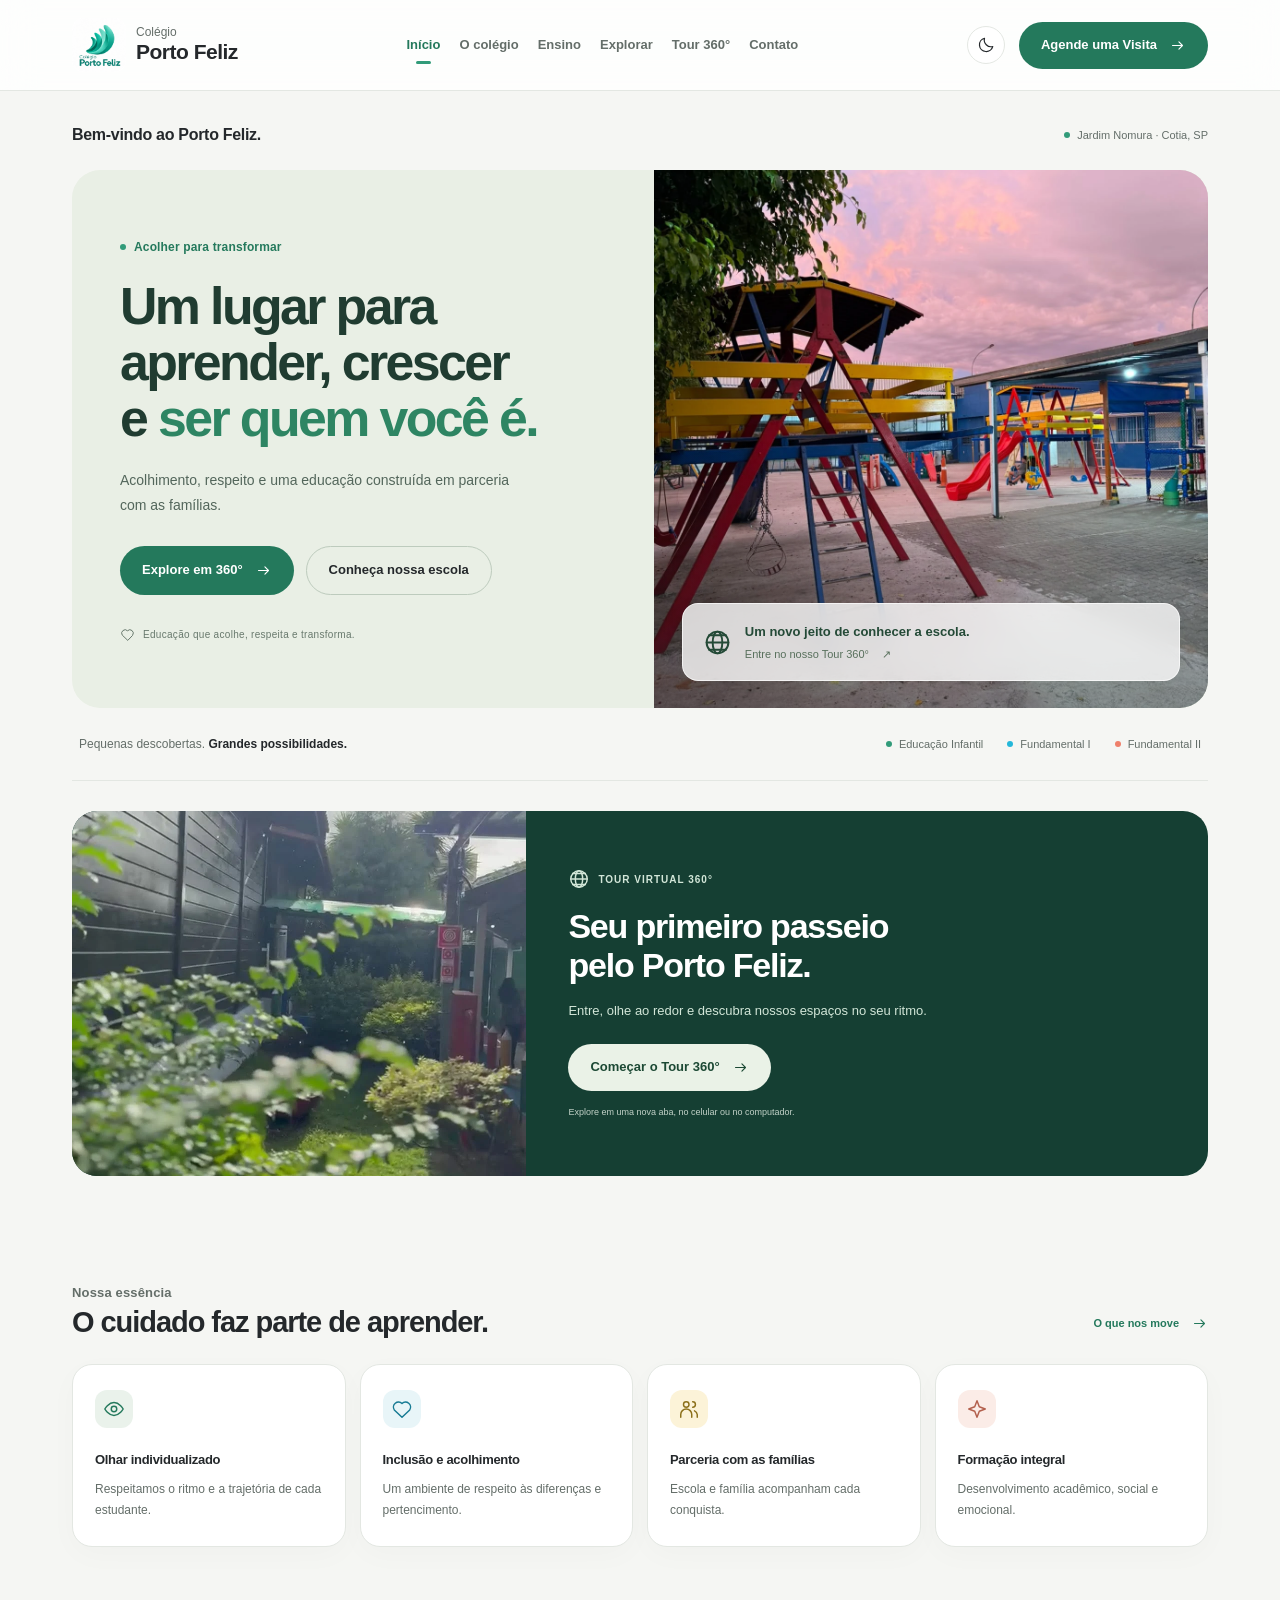
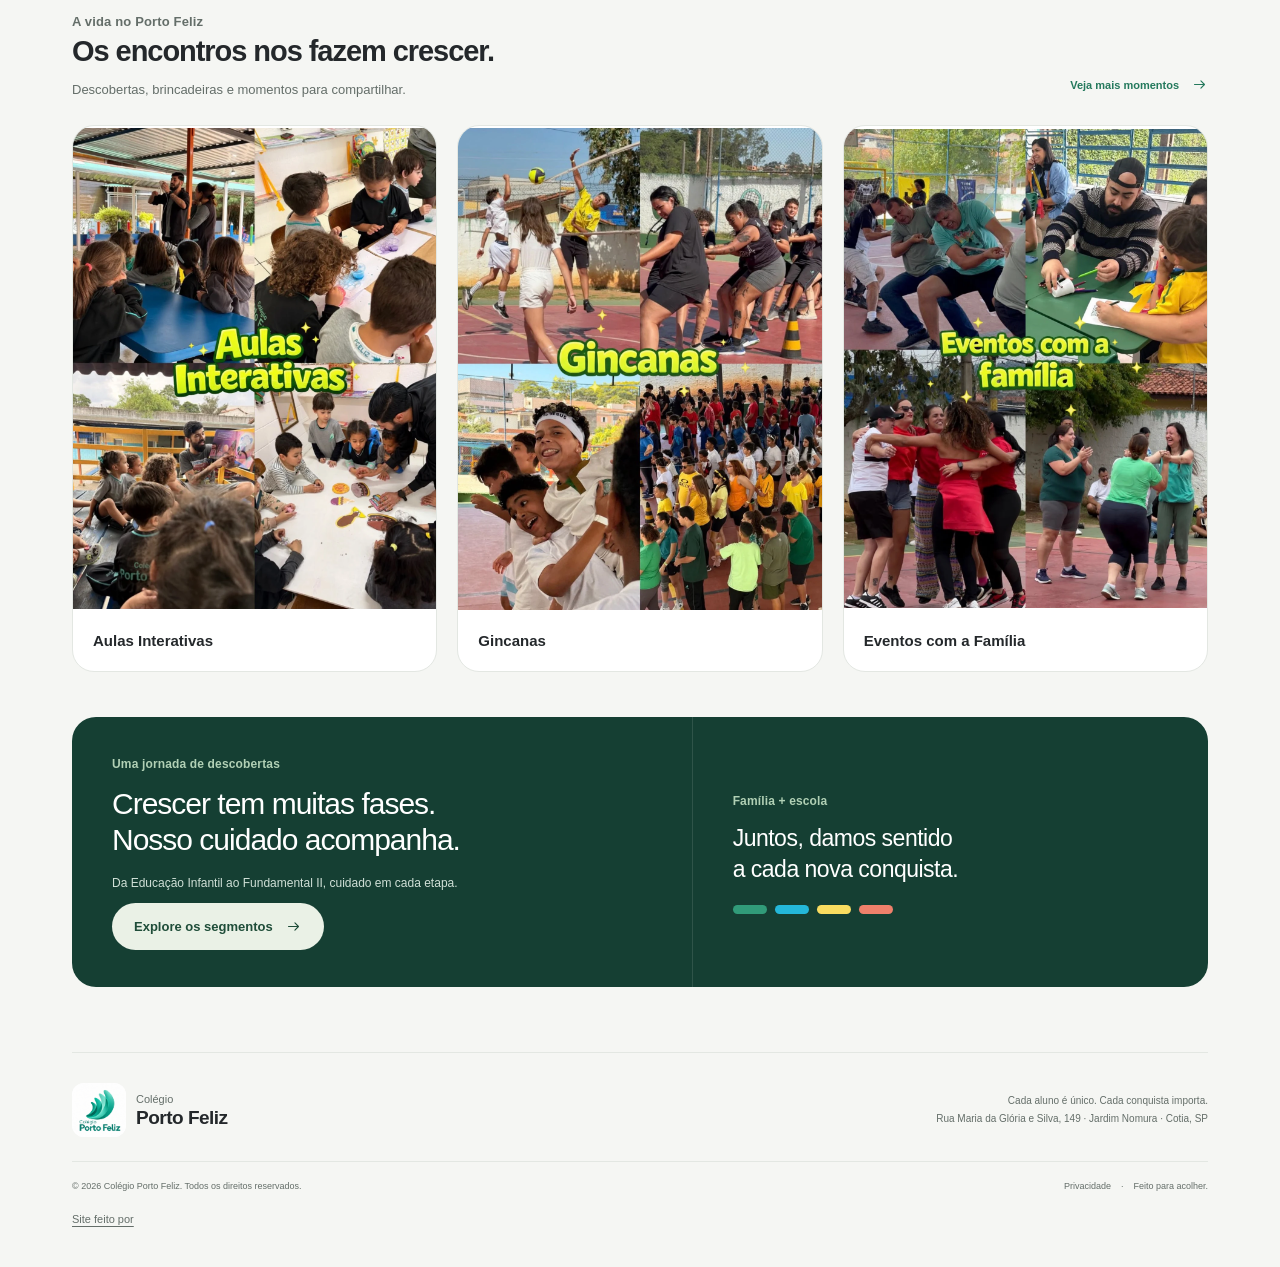
<file: index.html>
<!DOCTYPE html>
<html lang="pt-BR"><head><meta charset="UTF-8"><meta name="viewport" content="width=device-width, initial-scale=1, viewport-fit=cover"><title>Colégio Porto Feliz — Cada aluno é único</title><meta name="description" content="Educação Infantil e Ensino Fundamental I e II em Jardim Nomura, Cotia. Uma educação que acolhe, respeita e transforma, em parceria com as famílias."><meta name="theme-color" content="#319B79"><meta property="og:title" content="Colégio Porto Feliz"><meta property="og:description" content="Cada aluno é único. Cada conquista importa. Conheça nossa proposta educacional em Cotia."><meta property="og:type" content="website"><meta property="og:locale" content="pt_BR"><script>try{document.documentElement.classList.add('js');document.documentElement.dataset.theme=localStorage.getItem('pf-theme')||(matchMedia('(prefers-color-scheme: dark)').matches?'dark':'light')}catch(e){document.documentElement.dataset.theme='light'}</script><link rel="stylesheet" href="assets/tailwind-local.css">
<style>
:root{--bg:#f5f6f3;--surface:#fff;--text:#24282b;--muted:#646e69;--green:#24795c;--bright:#319b79;--line:#e3e7e2;--glass:rgba(255,255,255,.82);--soft:#eaf2eb;--shadow:0 8px 30px #20382a06;--dark:#153f33}*{box-sizing:border-box}html{scroll-behavior:smooth;scroll-padding-top:110px}body{margin:0;background:var(--bg);color:var(--text);font-family:-apple-system,BlinkMacSystemFont,"Segoe UI",Roboto,Helvetica,Arial,sans-serif;-webkit-font-smoothing:antialiased}button,input,select,textarea{font:inherit}button,a{-webkit-tap-highlight-color:transparent}button{cursor:pointer}a{color:inherit;text-decoration:none}button{color:inherit}svg{width:22px;height:22px;flex-shrink:0;fill:none;stroke:currentColor;stroke-width:1.6;stroke-linecap:round;stroke-linejoin:round}.ico-defs{display:none}button,a,input,textarea,select{outline-offset:5px}:focus-visible{outline:3px solid #007aff}button:active,.btn:active{transform:scale(.975)}button:disabled{cursor:not-allowed;opacity:.6}button,a{transition:background .22s,transform .22s,color .22s}.wrap{max-width:1220px;margin:auto;padding:0 42px}.skip{position:fixed;left:15px;top:-100px;z-index:1000;background:var(--surface);padding:15px}.skip:focus{top:10px}.topbar{position:sticky;top:0;z-index:30;background:var(--glass);backdrop-filter:blur(18px);border-bottom:1px solid var(--line);transition:box-shadow .25s}.topbar.compact{box-shadow:0 3px 22px #153f330b}.header{height:90px;display:flex;align-items:center;justify-content:space-between;gap:25px;transition:height .25s}.compact .header{height:72px}.wordmark{display:flex;flex-direction:column;line-height:1.1;letter-spacing:-1.1px;font-size:24px;font-weight:750}.wordmark small{font-size:9px;letter-spacing:3.6px;text-transform:uppercase;font-weight:600;margin-bottom:5px;color:var(--green)}.wordmark span{white-space:nowrap}.wordmark i{display:inline-block;width:6px;height:6px;border-radius:50%;background:#ef806b;margin-left:4px}.nav{display:flex;gap:26px;align-items:center}.nav button{border:0;background:transparent;font-size:13px;font-weight:550;padding:12px 0;position:relative;color:var(--muted)}.nav button.active{color:var(--green)}.nav button.active:after{content:"";position:absolute;height:3px;width:15px;border-radius:5px;bottom:3px;left:calc(50% - 7px);background:var(--bright)}.header-actions{display:flex;gap:14px;align-items:center}.icon-btn{width:38px;height:38px;border-radius:50%;border:1px solid var(--line);background:var(--surface);display:grid;place-items:center}.icon-btn svg{width:18px;height:18px}.btn{border:0;border-radius:999px;padding:15px 22px;display:inline-flex;align-items:center;justify-content:center;gap:12px;font-size:13px;font-weight:600;line-height:1.3}.btn svg{width:17px;height:17px}.btn.primary{background:var(--green);color:white}.btn.primary:hover{background:#185b44}.btn.secondary{background:var(--surface);border:1px solid var(--line)}.btn.secondary:hover{background:var(--soft)}.btn.text{padding-left:0;background:transparent;color:var(--green)}.tabs{display:none}.page{animation:appear .32s ease}.page[hidden]{display:none}.page-heading{display:flex;justify-content:space-between;align-items:center;padding:32px 0 23px}.page-heading h1{font-size:16px;letter-spacing:-.3px;font-weight:600;margin:0;transition:font-size .25s}.page-heading span{font-size:11px;color:var(--muted);display:flex;gap:7px;align-items:center}.dot{width:6px;height:6px;border-radius:50%;background:var(--bright)}.hero{min-height:538px;display:grid;grid-template-columns:1.05fr 1fr;border-radius:28px;overflow:hidden;background:#e9efe5}.hero-copy{padding:50px 15px 48px 48px;display:flex;flex-direction:column;align-items:flex-start;justify-content:center;position:relative;z-index:1}.eyebrow{display:flex;align-items:center;gap:8px;text-transform:uppercase;letter-spacing:2px;font-size:10px;font-weight:650;color:var(--green);margin-bottom:22px}.hero h2{font-size:clamp(36px,4.05vw,53px);font-weight:600;letter-spacing:-2.6px;line-height:1.08;margin:0 0 22px;max-width:490px;color:#203c31}.hero h2 em{font-style:normal;color:#2e8563}.hero-copy>p{font-size:14px;line-height:1.8;color:#53665b;max-width:405px;margin:0 0 28px}.hero-buttons{display:flex;gap:12px;flex-wrap:wrap}.hero-buttons .secondary{background:transparent;border-color:#bdcbbd}.hero-bottom{font-size:10px;letter-spacing:.3px;color:#68796d;margin-top:32px;display:flex;align-items:center;gap:8px}.hero-bottom svg{width:15px;height:15px}.hero-art{position:relative;overflow:hidden;min-height:475px;background:linear-gradient(140deg,#e9efe5,#dce8d3)}.garden{width:100%;height:100%;position:absolute;inset:0;stroke:none}.art-caption{position:absolute;left:28px;right:28px;bottom:27px;padding:18px 20px;border:1px solid #ffffffaa;background:#ffffffc9;backdrop-filter:blur(12px);border-radius:16px;display:flex;gap:13px;align-items:center;color:#244a37;box-shadow:0 6px 24px #1c43260a}.art-caption svg{width:29px;height:29px}.art-caption strong{display:block;font-size:13px;font-weight:650;margin-bottom:4px}.art-caption p{margin:0;font-size:11px;color:#58705c}.art-label{position:absolute;right:23px;top:22px;color:#486950;font-size:9px;letter-spacing:1.5px;text-transform:uppercase;background:#ffffff70;padding:8px 12px;border-radius:99px}.intro-strip{display:flex;align-items:center;justify-content:space-between;gap:30px;padding:27px 7px;border-bottom:1px solid var(--line)}.intro-strip p{margin:0;color:var(--muted);font-size:12px}.intro-strip strong{color:var(--text);font-weight:550}.segments-inline{display:flex;gap:24px;font-size:11px;color:var(--muted)}.segments-inline span{display:flex;gap:7px;align-items:center}.segments-inline b{width:6px;height:6px;border-radius:50%;background:#319b79}.segments-inline span:nth-child(2) b{background:#24b7d9}.segments-inline span:nth-child(3) b{background:#ef806b}.section{padding:54px 0 0}.section-head{display:flex;justify-content:space-between;align-items:end;margin-bottom:24px;gap:20px}.kicker{font-size:10px;text-transform:uppercase;letter-spacing:2px;font-weight:650;color:var(--green);margin:0 0 10px}.section-head h2,.section-title{font-size:29px;font-weight:600;letter-spacing:-1.05px;line-height:1.2;margin:0}.section-head p{font-size:12px;color:var(--muted);margin:10px 0 0;line-height:1.7}.section-head .btn{font-size:11px;padding:8px 0;white-space:nowrap}.feature-grid{display:grid;grid-template-columns:repeat(4,1fr);gap:14px}.feature{background:var(--surface);border:1px solid var(--line);padding:25px 22px;border-radius:20px;box-shadow:var(--shadow);transition:transform .25s}.feature:hover{transform:translateY(-4px)}.feature-icon{width:38px;height:38px;display:grid;place-items:center;border-radius:12px;background:var(--soft);color:var(--green);margin-bottom:22px}.feature:nth-child(2) .feature-icon{background:#e8f5f8;color:#167a93}.feature:nth-child(3) .feature-icon{background:#fcf3d8;color:#8c701a}.feature:nth-child(4) .feature-icon{background:#fbece7;color:#b3604d}.feature h3{font-size:13px;letter-spacing:-.3px;font-weight:650;margin:0 0 10px}.feature p{font-size:11px;line-height:1.8;color:var(--muted);margin:0}.split-banner{display:grid;grid-template-columns:1.2fr 1fr;background:var(--dark);border-radius:24px;color:white;margin:45px 0 0;overflow:hidden}.split-banner>div{padding:37px 40px}.split-banner h2{font-size:30px;letter-spacing:-1px;font-weight:500;line-height:1.2;margin:0 0 15px}.split-banner p{font-size:12px;line-height:1.8;color:#d0e0d7;max-width:420px}.split-banner .kicker{color:#b1d0b5}.split-banner .btn{background:#eaf1e6;color:#1f4d39;margin-top:9px}.banner-right{border-left:1px solid #ffffff1c;display:flex;flex-direction:column;justify-content:center;position:relative}.banner-right strong{font-size:23px;line-height:1.35;font-weight:450;letter-spacing:-.5px;max-width:290px}.banner-right .petals{display:flex;gap:8px;margin-top:20px}.petals i{height:9px;width:34px;border-radius:12px;background:#319b79}.petals i:nth-child(2){background:#24b7d9}.petals i:nth-child(3){background:#f9dc60}.petals i:nth-child(4){background:#ef806b}.page-intro{padding:55px 0 35px;max-width:740px}.page-intro h1{font-size:48px;letter-spacing:-2px;font-weight:600;line-height:1.12;margin:0 0 18px}.page-intro p{font-size:15px;line-height:1.8;color:var(--muted);margin:0}.teaching-grid{display:grid;grid-template-columns:repeat(3,1fr);gap:20px}.teaching-card{background:var(--surface);border:1px solid var(--line);border-radius:24px;overflow:hidden}.stage-art{height:175px;display:grid;place-items:center;position:relative;overflow:hidden;background:var(--soft)}.stage-art svg{width:76px;height:76px;stroke-width:.85;color:#2e8063}.stage-art:before,.stage-art:after{content:"";width:115px;height:115px;position:absolute;border:1px solid #319b7926;border-radius:50%;top:30px;left:25px}.stage-art:after{left:auto;right:-35px;top:-25px;width:180px;height:180px}.teaching-card:nth-child(2) .stage-art{background:#e9f4f6}.teaching-card:nth-child(2) .stage-art svg{color:#247f93}.teaching-card:nth-child(3) .stage-art{background:#f5eddf}.teaching-card:nth-child(3) .stage-art svg{color:#8a7042}.stage-copy{padding:26px}.stage-copy .age{font-size:10px;text-transform:uppercase;letter-spacing:1px;color:var(--muted)}.stage-copy h2{font-size:22px;letter-spacing:-.8px;line-height:1.2;margin:9px 0 14px;font-weight:600}.stage-copy p{font-size:12px;line-height:1.8;color:var(--muted);margin-bottom:22px}.stage-copy button{width:100%;justify-content:space-between;background:var(--soft);color:var(--green)}.note{font-size:11px;line-height:1.7;color:var(--muted)}.notice{padding:16px 20px;border-radius:14px;background:var(--soft);display:flex;align-items:start;gap:12px;color:var(--muted);font-size:12px;line-height:1.7}.notice svg{width:18px;height:18px;color:var(--green);margin-top:2px}.empty-media{background:var(--surface);border:1px solid var(--line);border-radius:22px;padding:30px;min-height:180px;display:flex;flex-direction:column;align-items:flex-start;justify-content:center}.empty-media>svg{width:30px;height:30px;color:var(--green);margin-bottom:16px}.empty-media h3{font-size:16px;letter-spacing:-.3px;font-weight:600;margin:0 0 9px}.empty-media p{font-size:12px;line-height:1.7;color:var(--muted);margin:0}.explore-grid{display:grid;grid-template-columns:repeat(3,1fr);gap:18px;margin:25px 0}.availability{font-size:9px;letter-spacing:1px;text-transform:uppercase;border:1px solid var(--line);padding:6px 9px;border-radius:8px;color:var(--muted);margin-top:18px}.media-player{width:100%;border-radius:18px;background:#1c1c1e;max-height:420px}.tour{background:var(--soft);border-radius:24px;padding:36px;display:flex;gap:25px;align-items:center;margin-top:25px}.tour>svg{width:48px;height:48px;color:var(--green)}.tour h2{font-size:24px;letter-spacing:-.8px;margin:0 0 10px}.tour p{font-size:13px;line-height:1.8;color:var(--muted);margin:0}.tour .availability{display:inline-block}.philosophy{display:grid;grid-template-columns:1fr 1fr;gap:60px;align-items:start}.philosophy h2{font-size:34px;line-height:1.2;font-weight:550;letter-spacing:-1.1px;margin:0}.philosophy p{font-size:14px;line-height:1.9;color:var(--muted);margin:0 0 20px}.values-grid{display:grid;grid-template-columns:repeat(3,1fr);gap:18px;margin-top:32px}.value-card{background:var(--surface);border:1px solid var(--line);border-radius:20px;overflow:hidden}.value-card summary{cursor:pointer;padding:24px;display:flex;justify-content:space-between;align-items:center;gap:15px;list-style:none;font-weight:600;font-size:16px}.value-card summary::-webkit-details-marker{display:none}.value-card summary svg{color:var(--green)}.value-card summary .chev{margin-left:auto;transition:transform .2s}.value-card[open] .chev{transform:rotate(180deg)}.value-content{padding:0 24px 24px;font-size:12px;line-height:1.85;color:var(--muted);animation:appear .25s}.value-content ul{padding-left:18px;margin:0}.contact-layout{display:grid;grid-template-columns:1fr 1.05fr;gap:35px}.contact-card{background:var(--surface);border:1px solid var(--line);border-radius:24px;padding:30px}.contact-card h2{font-size:24px;letter-spacing:-.7px;margin:0 0 12px}.address{font-size:14px;line-height:1.9;color:var(--muted)}.contact-links{display:grid;grid-template-columns:1fr 1fr;gap:10px;margin-top:25px}.contact-link{border:1px solid var(--line);border-radius:14px;padding:16px;background:transparent;text-align:left;display:flex;gap:10px;align-items:center;font-size:12px;font-weight:550}.contact-link svg{color:var(--green);width:19px;height:19px}.contact-link small{display:block;font-size:9px;color:var(--muted);margin-top:4px;font-weight:400}.contact-link:hover{background:var(--soft)}.contact-card h3{font-size:20px;letter-spacing:-.6px;margin:0 0 10px}.form-row{display:grid;grid-template-columns:1fr 1fr;gap:15px}label.field{display:block;font-size:11px;font-weight:550;margin:18px 0 0}input:not([type=checkbox]),select,textarea{width:100%;margin-top:8px;border:1px solid var(--line);border-radius:11px;background:var(--bg);padding:13px 14px;font-size:12px;color:var(--text)}textarea{resize:vertical;min-height:100px}.consent{display:flex;gap:9px;align-items:flex-start;font-size:10px;line-height:1.7;color:var(--muted);margin:18px 0}.consent input{accent-color:var(--green);margin-top:3px;width:16px;height:16px;flex-shrink:0}.form-submit{width:100%}.output{margin-top:18px}.output textarea{min-height:170px}.form-feedback{font-size:12px;color:var(--green);margin:12px 0}.footer{margin-top:65px;border-top:1px solid var(--line);padding:30px 0 25px}.footer-top{display:flex;justify-content:space-between;align-items:center;gap:20px}.footer .wordmark{font-size:19px}.footer .wordmark small{font-size:8px;letter-spacing:2.6px}.footer-address{font-size:10px;color:var(--muted);line-height:1.8;text-align:right}.footer-bottom{border-top:1px solid var(--line);margin-top:24px;padding-top:18px;display:flex;justify-content:space-between;gap:15px;font-size:9px;color:var(--muted)}.footer-bottom button{background:none;border:0;color:var(--muted);font-size:9px;padding:0}.modal{border:1px solid var(--line);border-radius:26px;background:var(--glass);backdrop-filter:blur(24px);color:var(--text);width:min(550px,calc(100% - 30px));padding:30px;box-shadow:0 20px 100px #0002}.modal::backdrop{background:#122c2480;backdrop-filter:blur(5px)}.modal-head{display:flex;align-items:center;justify-content:space-between;gap:20px;margin-bottom:25px}.modal h2{font-size:26px;letter-spacing:-1px;line-height:1.2;margin:0}.modal p{font-size:14px;line-height:1.9;color:var(--muted)}.modal .btn{margin-top:18px}.gallery-image{width:100%;max-height:65vh;object-fit:contain}.gallery-nav{display:flex;justify-content:space-between;align-items:center;margin-top:16px}.toast{position:fixed;bottom:28px;left:50%;transform:translateX(-50%);padding:14px 22px;background:var(--dark);color:white;font-size:12px;border-radius:14px;z-index:100;box-shadow:0 5px 30px #0002;max-width:90%;text-align:center}.toast[hidden]{display:none}[data-theme=dark]{--bg:#141815;--surface:#202621;--text:#f2f5f1;--muted:#b0bab1;--green:#8bd4ae;--bright:#66bd94;--line:#354137;--glass:rgba(28,35,30,.88);--soft:#283c2e;--dark:#1e3d30}[data-theme=dark] .btn.primary{background:#65bd96;color:#122a1d}[data-theme=dark] .hero{background:#263c2b}[data-theme=dark] .hero h2{color:#edf5e9}[data-theme=dark] .hero h2 em{color:#91d2a3}[data-theme=dark] .hero-copy>p,[data-theme=dark] .hero-bottom{color:#bfd0bd}[data-theme=dark] .hero-art{background:linear-gradient(140deg,#263c2b,#34513a)}[data-theme=dark] .stage-art{background:#2a3e30}[data-theme=dark] .feature-icon{color:#92cba9}[data-theme=dark] .feature:nth-child(n+2) .feature-icon{filter:brightness(.8)}[data-theme=dark] .stage-art svg{color:#72ad8c}[data-theme=dark] .teaching-card:nth-child(2) .stage-art{background:#24424b}[data-theme=dark] .teaching-card:nth-child(3) .stage-art{background:#443b2d}[data-theme=dark] .teaching-card:nth-child(2) .stage-art svg{color:#9ac9d5}[data-theme=dark] .teaching-card:nth-child(3) .stage-art svg{color:#dac69d}.reveal{animation:appear .4s ease both}@keyframes appear{from{opacity:0;transform:translateY(9px)}to{opacity:1;transform:translateY(0)}}
@media(min-width:1400px){.wrap{max-width:1320px}.hero{min-height:570px}.hero-copy{padding-left:55px}.hero h2{font-size:57px}}
@media(max-width:1000px){.wrap{padding:0 25px}.nav{gap:16px}.header-actions .visit-header{display:none}.hero-copy{padding:35px 24px 35px 32px}.hero h2{font-size:43px}.hero-buttons{gap:8px}.hero-buttons .btn{font-size:11px;padding:13px 16px}.feature{padding:22px 17px}.intro-strip{align-items:start}.segments-inline{gap:12px;flex-wrap:wrap;justify-content:end}.teaching-grid{gap:12px}.stage-copy{padding:20px}.contact-layout{gap:18px}.contact-card{padding:24px}}
@media(max-width:700px){.wrap{padding:0 21px}.header,.compact .header{height:66px}.wordmark{font-size:21px}.wordmark small{font-size:8px;letter-spacing:3.1px}.nav{display:none}.header-actions{gap:9px}.header-actions .visit-header{display:inline-flex;font-size:10px;padding:11px 13px}.icon-btn{height:33px;width:33px}.page-heading{padding:25px 0 20px}.page-heading h1{font-size:24px;letter-spacing:-.9px;max-width:260px;line-height:1.1}.page-heading span{display:none}.hero{grid-template-columns:1fr;border-radius:23px}.hero-copy{padding:32px 25px 27px}.hero h2{font-size:42px;letter-spacing:-2px;max-width:390px}.eyebrow{font-size:9px;margin-bottom:18px}.hero-copy>p{font-size:13px;line-height:1.8}.hero-buttons{gap:10px}.hero-buttons .btn{font-size:11px;padding:14px 17px}.hero-bottom{margin-top:22px;font-size:9px}.hero-art{min-height:285px}.garden{height:135%;top:-18%}.art-caption{bottom:20px;left:21px;right:21px;padding:14px 16px}.art-label{font-size:8px;top:15px;right:18px}.intro-strip{padding:23px 0;display:block}.intro-strip p{font-size:11px}.segments-inline{justify-content:start;gap:12px;margin-top:15px;font-size:9px}.section{padding-top:36px}.section-head{margin-bottom:20px;align-items:start}.section-head h2,.section-title{font-size:25px;letter-spacing:-.9px}.section-head .btn{font-size:10px}.feature-grid{grid-template-columns:1fr 1fr;gap:11px}.feature{padding:21px 16px;border-radius:18px}.feature h3{font-size:12px;line-height:1.4}.feature p{font-size:11px;line-height:1.7}.feature-icon{margin-bottom:17px}.split-banner{grid-template-columns:1fr;margin-top:30px;border-radius:22px}.split-banner>div{padding:29px 25px}.split-banner h2{font-size:28px}.banner-right{border-left:0;border-top:1px solid #ffffff1c}.banner-right strong{font-size:23px}.footer{margin-top:40px;padding-bottom:100px}.footer-top{align-items:start;flex-direction:column}.footer-address{text-align:left}.footer-bottom{flex-direction:column;line-height:1.7}.tabs{display:flex;position:fixed;bottom:0;left:0;right:0;z-index:40;background:var(--glass);backdrop-filter:blur(20px);border-top:1px solid var(--line);padding:8px 8px calc(9px + env(safe-area-inset-bottom));justify-content:space-around}.tabs button{border:0;background:none;color:var(--muted);display:flex;flex-direction:column;align-items:center;gap:4px;min-width:66px;font-size:9px;padding:5px 10px}.tabs button.active{color:var(--green)}.tabs button svg{width:21px;height:21px}.page-intro{padding:35px 0 29px}.page-intro h1{font-size:37px;letter-spacing:-1.6px}.page-intro p{font-size:13px}.teaching-grid,.values-grid,.philosophy,.contact-layout{grid-template-columns:1fr;gap:18px}.stage-art{height:145px}.stage-copy{padding:25px}.stage-copy h2{font-size:24px}.stage-copy p{font-size:13px}.explore-grid{grid-template-columns:1fr}.empty-media{min-height:160px;padding:25px}.tour{align-items:start;padding:26px;gap:17px}.tour>svg{width:30px;height:30px}.tour h2{font-size:22px}.tour p{font-size:12px}.philosophy{gap:20px}.philosophy h2{font-size:29px}.values-grid{gap:12px}.contact-card{padding:24px}.form-row{grid-template-columns:1fr;gap:0}.contact-link{padding:13px;font-size:11px}.toast{bottom:90px;width:max-content}.modal{padding:25px}.modal h2{font-size:23px}}
@media(prefers-reduced-motion:reduce){*,*:before,*:after{animation:none!important;transition:none!important;scroll-behavior:auto!important}}

/* Identidade compacta com suporte ao logotipo oficial ao lado do nome. */
.wordmark{flex-direction:row;align-items:center;gap:10px;letter-spacing:normal;font-size:21px;font-weight:600;line-height:1.12}
.wordmark .brand-name{display:flex;flex-direction:column;gap:1px}
.wordmark small{font-size:12px;letter-spacing:0;text-transform:none;font-weight:500;margin:0;color:var(--muted)}
.wordmark strong{font-size:21px;font-weight:650;letter-spacing:-.5px}
.wordmark .school-logo{width:42px;height:42px;object-fit:contain;flex-shrink:0}
.footer .wordmark small{font-size:11px;letter-spacing:0}.footer .wordmark strong{font-size:19px}
@media(max-width:700px){.wordmark{gap:8px}.wordmark small{font-size:11px;letter-spacing:0;margin:0}.wordmark strong{font-size:20px;letter-spacing:-.4px}.wordmark .school-logo{width:35px;height:35px}.header,.compact .header{height:70px}}
@media(max-width:360px){.header-actions{gap:6px}.header-actions .visit-header{font-size:9px;padding:10px}.visit-header svg{width:13px}.wordmark strong{font-size:18px}.header-actions .icon-btn{width:30px;height:30px}}

/* Mídias oficiais e visita virtual */
.school-logo-frame{display:block;position:relative;overflow:hidden;width:46px;height:46px;border-radius:50%;flex-shrink:0;background:#fff;isolation:isolate}
.school-logo-source{position:absolute!important;max-width:none!important;width:151.48%!important;height:auto!important;left:-25.74%;top:-60.65%}
.wordmark{gap:10px}.header{gap:16px}.nav{gap:19px}.nav-tour{font-size:12px;color:var(--green);font-weight:650;white-space:nowrap}.nav-tour:hover{text-decoration:underline;text-underline-offset:5px}
.hero-photo{width:100%;height:100%;position:absolute;inset:0;object-fit:cover;object-position:center 56%}.hero-art:after{content:'';position:absolute;inset:50% 0 0;background:linear-gradient(transparent,#142a3166);pointer-events:none}.hero-tour{z-index:1}.hero-tour:hover{background:#fff;transform:translateY(-2px)}.hero-tour p span{margin-left:10px}
.tour-feature{display:grid;grid-template-columns:.8fr 1.2fr;background:var(--dark);border-radius:25px;overflow:hidden;margin:30px 0 42px;color:#fff;min-height:300px}.tour-photo{width:100%;height:100%;max-height:365px;object-fit:cover;object-position:center 54%}.tour-feature-copy{padding:38px 42px;display:flex;align-items:flex-start;flex-direction:column;justify-content:center}.tour-badge{display:inline-flex;align-items:center;gap:8px;color:#d2e6d8;font-size:10px;font-weight:600;letter-spacing:1px;text-transform:uppercase;margin-bottom:17px}.tour-badge svg{width:22px;height:22px}.tour-feature h2{font-size:34px;line-height:1.15;font-weight:550;letter-spacing:-1.2px;margin:0 0 14px}.tour-feature p{font-size:13px;line-height:1.8;color:#d2e6d8;max-width:370px;margin:0 0 21px}.tour-feature .btn{background:#eaf2e7;color:#1c4934}.tour-feature .btn:hover{background:#fff}.tour-hint{font-size:9px;color:#c2d2c8;margin-top:14px;line-height:1.6}
.stage-photo{height:auto!important;aspect-ratio:3/4;background:var(--surface)!important}.stage-photo:before,.stage-photo:after{display:none}.stage-photo img{width:100%;height:100%;object-fit:contain}.stage-copy p{min-height:88px}
.family-story{margin:40px 0 20px;display:grid;grid-template-columns:1.2fr .8fr;background:var(--soft);border-radius:24px;overflow:hidden}.family-story>div{padding:40px;align-self:center}.family-story h2{font-size:32px;font-weight:550;letter-spacing:-1px;line-height:1.2;margin:0 0 20px}.family-story p:not(.kicker){color:var(--muted);font-size:13px;line-height:1.9;max-width:430px;margin-bottom:25px}.family-photo{width:100%;height:100%;max-height:480px;object-fit:contain;background:var(--surface)}
.gallery-card{position:relative;display:block;overflow:hidden;border-radius:20px;border:1px solid var(--line);background:var(--surface);padding:0;text-align:left;width:100%;transition:transform .25s,box-shadow .25s}.gallery-card:hover{transform:translateY(-4px);box-shadow:var(--shadow)}.gallery-card img{display:block;width:100%;height:auto;aspect-ratio:3/4;object-fit:contain;background:var(--surface)}.gallery-card-caption{display:flex;padding:18px 20px;font-size:12px;font-weight:550;line-height:1.5;justify-content:space-between;align-items:center;gap:12px}.gallery-card-caption:after{content:'↗';color:var(--green);font-size:19px}.contact-tour{margin-top:28px;padding-top:22px;border-top:1px solid var(--line)}
[data-theme=dark] .hero-tour{color:#244a37}[data-theme=dark] .tour-feature .btn{background:#dcefdc;color:#153f33}
@media(max-width:1000px){.nav{gap:15px}.tour-feature-copy{padding:30px}.tour-feature h2{font-size:30px}.family-story>div{padding:30px}.wordmark strong{font-size:19px}}
@media(max-width:700px){.school-logo-frame{width:38px;height:38px}.wordmark{gap:7px}.wordmark strong{font-size:18px}.header-actions .visit-header{font-size:10px;padding:11px 12px}.visit-header svg{display:none}.hero-art{min-height:350px}.hero-photo{object-position:center 56%}.tour-feature{grid-template-columns:1fr;margin:25px 0 34px;min-height:0;border-radius:22px}.tour-photo{height:185px;max-height:none;object-position:center 46%}.tour-feature-copy{padding:27px 25px 30px}.tour-feature h2{font-size:31px}.tour-feature p{font-size:12px}.stage-photo{max-height:none}.stage-copy p{min-height:0}.family-story{grid-template-columns:1fr;margin-top:30px}.family-story>div{padding:27px 25px}.family-story h2{font-size:28px}.family-photo{height:auto;max-height:560px;object-fit:contain}.explore-grid{grid-template-columns:1fr 1fr;gap:12px}.gallery-card-caption{font-size:11px;padding:12px;min-height:58px}.gallery-card{border-radius:15px}.gallery-card-caption:after{font-size:15px}.contact-tour .btn{font-size:11px}}
@media(max-width:370px){.wrap.header{padding:0 14px}.header-actions{gap:6px}.wordmark strong{font-size:16px}.wordmark small{font-size:10px}.school-logo-frame{width:33px;height:33px}.header{gap:8px}.header-actions .visit-header{font-size:9px;padding:10px}.explore-grid{gap:10px}.gallery-card-caption{font-size:10px}}

.moments-grid{display:grid;grid-template-columns:1fr 1fr;gap:20px}.moments-grid figure{margin:0;overflow:hidden;background:var(--surface);border:1px solid var(--line);border-radius:22px}.moments-grid img{width:100%;height:auto;aspect-ratio:3/4;object-fit:cover;display:block}.moments-grid figcaption{padding:20px 24px;font-size:14px;font-weight:550;line-height:1.5}.participation-story{display:grid;grid-template-columns:.8fr 1.2fr;border:1px solid var(--line);border-radius:24px;overflow:hidden;margin:35px 0 10px;background:var(--surface)}.participation-story>img{width:100%;height:100%;max-height:480px;object-fit:contain;background:var(--soft)}.participation-story>div{padding:40px;align-self:center}.participation-story h2{font-size:32px;line-height:1.2;letter-spacing:-1px;font-weight:550;margin:0 0 20px}.participation-story p:not(.kicker){font-size:13px;line-height:1.9;color:var(--muted);max-width:420px}.contact-link span{min-width:0}.contact-link small{overflow-wrap:anywhere;line-height:1.5}.contact-link[href^="mailto:"]{grid-column:1/-1}.whatsapp-options{display:flex;flex-direction:column;gap:10px;margin-top:15px}.whatsapp-options:empty{display:none}.whatsapp-options a{font-size:12px}
@media(max-width:700px){.moments-grid{gap:12px}.moments-grid figure{border-radius:16px}.moments-grid figcaption{font-size:11px;padding:14px;line-height:1.6}.participation-story{grid-template-columns:1fr;margin-top:26px}.participation-story>img{height:auto;max-height:500px}.participation-story>div{padding:28px 25px}.participation-story h2{font-size:28px}}

/* Tipografia suave, subtítulos discretos e logotipo turquesa. */
:root{--font-round:ui-rounded,"SF Pro Rounded","Trebuchet MS",-apple-system,BlinkMacSystemFont,"Segoe UI",sans-serif}
h1,h2,h3,.wordmark,.kicker,.eyebrow,.age,.section-head p,.page-intro>p:not(.kicker),.stage-copy p,.tour-feature p,.feature p{font-family:var(--font-round)}
.kicker,.eyebrow,.stage-copy .age{letter-spacing:.15px;text-transform:none;font-weight:600;line-height:1.5}
.kicker{font-size:12px}.eyebrow{font-size:12px}.stage-copy .age{font-size:12px}.section-head p,.stage-copy p{font-size:13px;line-height:1.75}.feature p{font-size:12px;line-height:1.75}.page-intro>p:not(.kicker){font-size:15px;line-height:1.75}
.school-logo-frame{width:54px;height:54px;border-radius:12px;background:#fff}
.school-logo-source{position:static!important;width:100%!important;height:100%!important;max-width:100%!important;object-fit:contain;left:auto;top:auto}
.whatsapp-help{font-size:11px;line-height:1.6;margin:12px 0 0}.form-feedback:empty{display:none}.contact-card .form-feedback{font-size:12px;line-height:1.6}
@media(max-width:700px){.school-logo-frame{width:43px;height:43px;border-radius:9px}.wordmark{gap:8px}.kicker,.eyebrow{font-size:11px}.feature p{font-size:11px}.section-head p,.stage-copy p{font-size:13px}.page-intro>p:not(.kicker){font-size:14px}.stage-copy .age{font-size:11px}}
@media(max-width:370px){.school-logo-frame{width:36px;height:36px}.wordmark{gap:6px}}

.contact-card select,.contact-card textarea{display:block;width:100%;margin-top:8px;border:1px solid var(--line);border-radius:11px;background:var(--bg);padding:13px 14px;font:inherit;font-size:12px;color:var(--text);line-height:1.5}
.contact-card select{min-height:45px}.contact-card textarea{min-height:110px}

.highlights-row{display:grid;grid-template-columns:repeat(3,minmax(0,1fr));gap:20px;align-items:start}.highlights-row figure{margin:0;overflow:hidden;background:var(--surface);border:1px solid var(--line);border-radius:22px;min-width:0}.highlight-photo{display:block;width:100%;border:0;background:transparent;padding:0}.highlight-photo img{display:block;width:100%;height:auto;aspect-ratio:3/4;object-fit:contain}.highlights-row figcaption{font-family:var(--font-round);padding:19px 20px;font-size:15px;font-weight:600;line-height:1.5}.highlight-photo:hover img{opacity:.92}.highlight-photo:focus-visible{outline-offset:-5px}
@media(max-width:700px){.highlights-row{grid-template-columns:none;grid-auto-flow:column;grid-auto-columns:80%;overflow-x:auto;overscroll-behavior-inline:contain;scroll-snap-type:x mandatory;gap:14px;padding:0 0 12px;scrollbar-width:thin;scrollbar-color:var(--bright) transparent}.highlights-row figure{scroll-snap-align:start;border-radius:18px}.highlights-row figcaption{padding:16px 18px;font-size:14px}}

/* Progressive enhancement: content is visible unless an observer is ready. */
.page{animation:none}
.motion-enabled .motion-item{transition:opacity 640ms cubic-bezier(.22,1,.36,1),transform 640ms cubic-bezier(.22,1,.36,1);transition-delay:var(--reveal-delay,0ms)}
.motion-enabled .motion-item.is-pending{opacity:0;transform:translate3d(0,20px,0);pointer-events:none}
.motion-enabled .motion-item.is-revealed{opacity:1;transform:none}
.motion-enabled .motion-item.motion-immediate{transition-delay:0ms;transition-duration:0ms}
.nav a{position:relative;font-size:13px;font-weight:550;color:var(--muted);padding:12px 0}
.nav a.active{color:var(--green)}.nav a.active:after{content:"";position:absolute;height:3px;width:15px;border-radius:5px;bottom:3px;left:calc(50% - 7px);background:var(--bright)}
.tabs a{border:0;background:none;color:var(--muted);display:flex;flex-direction:column;align-items:center;gap:4px;min-width:66px;font-size:9px;padding:5px 10px}.tabs a.active{color:var(--green)}.tabs a svg{width:21px;height:21px}
.philosophy-section{padding-top:10px}.philosophy-principles{display:flex;gap:12px;flex-wrap:wrap;margin-top:22px}.philosophy-principles span{border:1px solid var(--line);border-radius:99px;padding:10px 16px;font-size:12px;font-family:var(--font-round);background:var(--surface);color:var(--green)}.teaching-system{display:flex;align-items:center;gap:10px;font-size:13px;font-weight:600;letter-spacing:0;color:var(--green);margin:23px 0 0}.teaching-system svg{width:20px;height:20px}
.gallery-card,.highlight-photo,.teaching-card,.value-card,.contact-link,.btn{transition:transform 240ms ease,box-shadow 240ms ease,background 240ms ease,color 240ms ease}
@media(hover:hover) and (pointer:fine){.gallery-card:hover,.teaching-card:hover,.value-card:hover{transform:translateY(-3px);box-shadow:0 10px 28px #13392a0d}.btn:hover{transform:translateY(-1px)}.highlight-photo img{transition:transform 280ms ease,opacity 240ms ease}.highlight-photo:hover img{transform:scale(1.012)}}
@media(hover:none){.feature:hover,.gallery-card:hover,.teaching-card:hover,.value-card:hover,.hero-tour:hover{transform:none;box-shadow:var(--shadow)}}
html:not(.js) #theme{display:none}html:not(.js) .page{display:block}html:not(.js) .page+.page{border-top:1px solid var(--line);margin-top:50px;padding-top:30px}html:not(.js) .form-submit{display:none}
@media(max-width:700px){.philosophy-principles{gap:8px}.philosophy-principles span{font-size:11px;padding:9px 13px}.nav a{font-size:12px}}
@media(prefers-reduced-motion:reduce){.motion-enabled .motion-item,.motion-enabled .motion-item.is-pending{opacity:1!important;transform:none!important;transition:none!important;pointer-events:auto!important}html{scroll-behavior:auto!important}}
@media print{.page[hidden],.motion-enabled .motion-item.is-pending{display:block!important;opacity:1!important;transform:none!important}.topbar,.tabs{position:static}}

.narrative-section{padding:55px 0 50px;border-top:1px solid var(--line)}.narrative-header{max-width:790px;margin-bottom:38px}.narrative-header h2{font-size:38px;font-weight:550;line-height:1.15;letter-spacing:-1.2px;margin:0 0 18px}.narrative-lead{font-family:var(--font-round);font-size:19px;line-height:1.6;color:var(--muted);max-width:650px;margin:0}.narrative-layout{display:grid;grid-template-columns:260px minmax(0,1fr);gap:60px;align-items:start}.narrative-aside{position:sticky;top:115px;align-self:start}.history-year{display:block;font-family:var(--font-round);font-size:76px;font-weight:500;line-height:1.1;letter-spacing:-4px;color:var(--green)}.year-caption{display:block;color:var(--muted);font-size:13px;line-height:1.8;margin-top:14px}.narrative-rule{display:block;width:42px;height:2px;background:var(--bright);margin-top:26px}.narrative-copy{max-width:740px}.narrative-copy p{font-size:15px;line-height:1.95;color:var(--muted);margin:0 0 25px;text-wrap:pretty}.narrative-copy strong{font-weight:600;color:var(--text)}.narrative-copy p:last-child{margin-bottom:0}.narrative-aside .philosophy-principles{flex-direction:column;align-items:flex-start;margin:0;gap:12px}.narrative-aside .teaching-system{font-size:12px;line-height:1.7;max-width:225px}.history-section+.philosophy-section{padding-top:55px}.narrative-copy p:last-child strong{color:var(--green)}
@media(max-width:900px){.narrative-layout{grid-template-columns:180px minmax(0,1fr);gap:35px}.narrative-header h2{font-size:34px}.history-year{font-size:64px}.narrative-copy p{font-size:14px}}
@media(max-width:700px){.narrative-section{padding:34px 0}.narrative-header{margin-bottom:25px}.narrative-header h2{font-size:29px;letter-spacing:-.8px;line-height:1.2}.narrative-lead{font-size:16px;line-height:1.7}.narrative-layout{grid-template-columns:1fr;gap:26px}.narrative-aside{position:static}.history-year{font-size:56px;letter-spacing:-2px}.year-caption{font-size:12px;margin-top:8px}.narrative-rule{margin-top:18px}.narrative-copy p{font-size:14px;line-height:1.9;margin-bottom:23px}.narrative-aside .philosophy-principles{flex-direction:row;flex-wrap:wrap;gap:8px}.narrative-aside .teaching-system{max-width:none;margin-top:17px}.history-section+.philosophy-section{padding-top:34px}}

#whatsapp-fallback[hidden]{display:none}#whatsapp-fallback{margin-top:12px;font-size:12px}

.contact-availability{font-size:12px;line-height:1.7;color:var(--muted);padding:13px 15px;border-radius:12px;background:var(--soft);margin:17px 0}.contact-availability[hidden]{display:none}.form-trap{display:none!important}.optional{font-weight:400;color:var(--muted)}.email-help{font-size:12px;color:var(--muted);margin:22px 0 12px}.immediate-whatsapp{width:100%;font-size:12px}.form-feedback{line-height:1.75}.form-feedback[data-state="error"]{color:#a34335}[data-theme="dark"] .form-feedback[data-state="error"]{color:#f4a999}.contact-card .form-submit:disabled{opacity:.55;cursor:not-allowed}

/* Crédito discreto do desenvolvedor */
.footer .developer-credit-row{display:flex;justify-content:flex-start;margin-top:4px}
.footer .developer-credit{display:inline-flex;align-items:center;min-height:44px;padding:8px 0;font-size:11px;line-height:1.4;color:var(--muted);text-decoration:underline;text-underline-offset:3px;transition:color .2s ease}
.footer .developer-credit:hover{color:var(--green)}
.footer .developer-credit:focus-visible{outline:3px solid var(--green);outline-offset:3px;border-radius:3px}
</style>
<!-- Endereço oficial e compartilhamento -->
<link rel="canonical" href="https://www.colegioportofeliz.com.br/">
<meta name="robots" content="index, follow">
<meta property="og:url" content="https://www.colegioportofeliz.com.br/">
<meta property="og:site_name" content="Colégio Porto Feliz">
<meta property="og:image" content="https://www.colegioportofeliz.com.br/assets/playground.webp">
<meta property="og:image:secure_url" content="https://www.colegioportofeliz.com.br/assets/playground.webp">
<meta property="og:image:type" content="image/webp">
<meta property="og:image:width" content="1200">
<meta property="og:image:height" content="1600">
<meta property="og:image:alt" content="Playground do Colégio Porto Feliz em Cotia">
<meta name="twitter:card" content="summary_large_image">
<meta name="twitter:title" content="Colégio Porto Feliz">
<meta name="twitter:description" content="Educação Infantil e Ensino Fundamental I e II em Cotia. Conheça nossa escola e agende uma visita.">
<meta name="twitter:image" content="https://www.colegioportofeliz.com.br/assets/playground.webp">
<meta name="twitter:image:alt" content="Playground do Colégio Porto Feliz em Cotia">
<script type="application/ld+json">{
  "@context": "https://schema.org",
  "@type": "School",
  "@id": "https://www.colegioportofeliz.com.br/#escola",
  "name": "Colégio Porto Feliz",
  "url": "https://www.colegioportofeliz.com.br/",
  "description": "Educação Infantil e Ensino Fundamental I e II em Jardim Nomura, Cotia, SP.",
  "image": "https://www.colegioportofeliz.com.br/assets/playground.webp",
  "logo": "https://www.colegioportofeliz.com.br/assets/logo-turquesa.webp",
  "telephone": "+55-11-4614-1717",
  "email": "colegioportofeliz.cotia@gmail.com",
  "address": {
    "@type": "PostalAddress",
    "streetAddress": "Rua Maria da Glória e Silva, 149 — Jardim Nomura",
    "addressLocality": "Cotia",
    "addressRegion": "SP",
    "addressCountry": "BR"
  },
  "sameAs": [
    "https://www.instagram.com/colegio_portofeliz/"
  ]
}</script>
</head>
<body><a href="#main" class="skip">Pular para o conteúdo</a>
<svg class="ico-defs" aria-hidden="true"><defs>
<symbol id="i-arrow" viewBox="0 0 24 24"><path d="M5 12h14m-5-5 5 5-5 5"/></symbol><symbol id="i-home" viewBox="0 0 24 24"><path d="m3 10 9-7 9 7v10a1 1 0 0 1-1 1h-5v-7H9v7H4a1 1 0 0 1-1-1Z"/></symbol><symbol id="i-book" viewBox="0 0 24 24"><path d="M12 5v16M3 4c3-1 6-1 9 1 3-2 6-2 9-1v15c-3-1-6-1-9 2-3-3-6-3-9-2Z"/></symbol><symbol id="i-compass" viewBox="0 0 24 24"><circle cx="12" cy="12" r="9"/><path d="m16 8-3 5-5 3 3-5Z"/></symbol><symbol id="i-chat" viewBox="0 0 24 24"><path d="M21 11a9 9 0 0 1-9 9H4l-2 2V11a9 9 0 0 1 19 0Z"/><path d="M7 10h10M7 14h6"/></symbol><symbol id="i-heart" viewBox="0 0 24 24"><path d="M12 21 3.6 13A5.5 5.5 0 0 1 12 6a5.5 5.5 0 0 1 8.4 7Z"/></symbol><symbol id="i-leaf" viewBox="0 0 24 24"><path d="M20 3c-11-1-17 5-14 12 6 6 15 0 14-12ZM3 21 15 9"/></symbol><symbol id="i-people" viewBox="0 0 24 24"><circle cx="9" cy="7" r="3"/><path d="M3 21v-3a6 6 0 0 1 12 0v3m1-17a3 3 0 0 1 0 6m2 4a5 5 0 0 1 3 4v3"/></symbol><symbol id="i-spark" viewBox="0 0 24 24"><path d="m12 3 2.5 6.5L21 12l-6.5 2.5L12 21l-2.5-6.5L3 12l6.5-2.5Z"/></symbol><symbol id="i-sun" viewBox="0 0 24 24"><circle cx="12" cy="12" r="4"/><path d="M12 2v2m0 16v2M2 12h2m16 0h2M5 5l1.5 1.5m11 11L19 19M5 19l1.5-1.5m11-11L19 5"/></symbol><symbol id="i-moon" viewBox="0 0 24 24"><path d="M21 14a9 9 0 0 1-11-11 9 9 0 1 0 11 11Z"/></symbol><symbol id="i-pin" viewBox="0 0 24 24"><path d="M20 10c0 6-8 12-8 12S4 16 4 10a8 8 0 1 1 16 0Z"/><circle cx="12" cy="10" r="2.5"/></symbol><symbol id="i-eye" viewBox="0 0 24 24"><path d="M2 12s4-7 10-7 10 7 10 7-4 7-10 7S2 12 2 12Z"/><circle cx="12" cy="12" r="3"/></symbol><symbol id="i-image" viewBox="0 0 24 24"><rect x="3" y="3" width="18" height="18" rx="3"/><circle cx="8" cy="8" r="1.5"/><path d="m3 17 6-6 4 4 3-3 5 5"/></symbol><symbol id="i-play" viewBox="0 0 24 24"><rect x="2" y="4" width="20" height="16" rx="4"/><path d="m10 8 6 4-6 4Z"/></symbol><symbol id="i-globe" viewBox="0 0 24 24"><circle cx="12" cy="12" r="9"/><ellipse cx="12" cy="12" rx="4" ry="9"/><path d="M3 12h18M5 6h14M5 18h14"/></symbol><symbol id="i-close" viewBox="0 0 24 24"><path d="m6 6 12 12M6 18 18 6"/></symbol><symbol id="i-chevron" viewBox="0 0 24 24"><path d="m6 9 6 6 6-6"/></symbol><symbol id="i-phone" viewBox="0 0 24 24"><path d="m5 3 4 1 1 5-3 2c2 3 3 4 6 6l2-3 5 1 1 4c-1 5-9 1-13-3S0 4 5 3Z"/></symbol><symbol id="i-mail" viewBox="0 0 24 24"><rect x="2" y="4" width="20" height="16" rx="3"/><path d="m3 6 9 7 9-7"/></symbol><symbol id="i-instagram" viewBox="0 0 24 24"><rect x="3" y="3" width="18" height="18" rx="5"/><circle cx="12" cy="12" r="4"/><path d="M17 7h.01"/></symbol><symbol id="i-calendar" viewBox="0 0 24 24"><rect x="3" y="5" width="18" height="16" rx="3"/><path d="M7 3v4m10-4v4M3 11h18m-11 5h4"/></symbol><symbol id="i-info" viewBox="0 0 24 24"><circle cx="12" cy="12" r="9"/><path d="M12 11v6m0-10h.01"/></symbol><symbol id="i-target" viewBox="0 0 24 24"><circle cx="12" cy="12" r="9"/><circle cx="12" cy="12" r="5"/><circle cx="12" cy="12" r="1"/></symbol><symbol id="i-copy" viewBox="0 0 24 24"><rect x="8" y="8" width="13" height="13" rx="2"/><path d="M15 8V3H3v12h5"/></symbol></defs></svg>
<header class="topbar" id="topbar"><div class="wrap header"><a class="wordmark" href="#inicio" aria-label="Colégio Porto Feliz — Início"><span class="school-logo-frame"><img src="assets/logo-turquesa.webp" alt="Logotipo do Colégio Porto Feliz" class="school-logo-source" width="54" height="54" decoding="async"></span><span class="brand-name"><small>Colégio</small><strong>Porto Feliz</strong></span></a><nav class="nav" aria-label="Navegação principal"><a data-page="inicio" class="active" aria-current="page" href="#inicio">Início</a><a data-page="sobre" href="#sobre">O colégio</a><a data-page="ensino" href="#ensino">Ensino</a><a data-page="explorar" href="#explorar">Explorar</a><a class="nav-tour" href="https://vila360.com.br/colegio/portofeliz/?brid=4yCuRTJ2CT2Oanobmrei4g" target="_blank" rel="noopener noreferrer">Tour 360°</a><a data-page="contato" href="#contato">Contato</a></nav><div class="header-actions"><button class="icon-btn" id="theme" aria-label="Ativar modo escuro"><svg><use href="#i-moon"/></svg></button><a class="btn primary visit-header" data-page="contato" href="#contato">Agende uma Visita <svg><use href="#i-arrow"/></svg></a></div></div></header>
<main id="main" class="wrap" tabindex="-1">
<section id="inicio" class="page" aria-label="Início"><div class="page-heading"><h1>Bem-vindo ao Porto Feliz.</h1><span><i class="dot"></i> Jardim Nomura · Cotia, SP</span></div><div class="hero"><div class="hero-copy"><div class="eyebrow"><span class="dot"></span> Acolher para transformar</div><h2>Um lugar para<br>aprender, crescer<br>e <em>ser quem você é.</em></h2><p>Acolhimento, respeito e uma educação construída em parceria com as famílias.</p><div class="hero-buttons"><a class="btn primary tour-link" href="https://vila360.com.br/colegio/portofeliz/?brid=4yCuRTJ2CT2Oanobmrei4g" target="_blank" rel="noopener noreferrer">Explore em 360° <svg aria-hidden="true"><use href="#i-arrow"/></svg></a><a class="btn secondary" data-page="sobre" href="#sobre">Conheça nossa escola</a></div><div class="hero-bottom"><svg><use href="#i-heart"/></svg> Educação que acolhe, respeita e transforma.</div></div><div class="hero-art"><img data-media="playground" alt="Playground do Colégio Porto Feliz ao entardecer" class="hero-photo" loading="eager" decoding="async" fetchpriority="high" src="assets/playground.webp" width="1200" height="1600"><a class="art-caption hero-tour" href="https://vila360.com.br/colegio/portofeliz/?brid=4yCuRTJ2CT2Oanobmrei4g" target="_blank" rel="noopener noreferrer"><svg aria-hidden="true"><use href="#i-globe"/></svg><div><strong>Um novo jeito de conhecer a escola.</strong><p>Entre no nosso Tour 360° <span aria-hidden="true">↗</span></p></div></a></div></div><div class="intro-strip"><p>Pequenas descobertas. <strong>Grandes possibilidades.</strong></p><div class="segments-inline"><span><b></b> Educação Infantil</span><span><b></b> Fundamental I</span><span><b></b> Fundamental II</span></div></div>
<div class="tour-feature"><img data-media="jardim" alt="Jardim entre os corredores do Colégio Porto Feliz" class="tour-photo" loading="lazy" decoding="async" src="assets/jardim.webp" width="1200" height="1600"><div class="tour-feature-copy"><span class="tour-badge"><svg aria-hidden="true"><use href="#i-globe"/></svg> Tour virtual 360°</span><h2>Seu primeiro passeio<br>pelo Porto Feliz.</h2><p>Entre, olhe ao redor e descubra nossos espaços no seu ritmo.</p><a class="btn primary tour-link" href="https://vila360.com.br/colegio/portofeliz/?brid=4yCuRTJ2CT2Oanobmrei4g" target="_blank" rel="noopener noreferrer">Começar o Tour 360° <svg aria-hidden="true"><use href="#i-arrow"/></svg></a><span class="tour-hint">Explore em uma nova aba, no celular ou no computador.</span></div></div><div class="section"><div class="section-head"><div><p class="kicker">Nossa essência</p><h2>O cuidado faz parte de aprender.</h2></div><a class="btn text" data-page="sobre" href="#sobre">O que nos move <svg><use href="#i-arrow"/></svg></a></div><div class="feature-grid"><article class="feature"><div class="feature-icon"><svg><use href="#i-eye"/></svg></div><h3>Olhar individualizado</h3><p>Respeitamos o ritmo e a trajetória de cada estudante.</p></article><article class="feature"><div class="feature-icon"><svg><use href="#i-heart"/></svg></div><h3>Inclusão e acolhimento</h3><p>Um ambiente de respeito às diferenças e pertencimento.</p></article><article class="feature"><div class="feature-icon"><svg><use href="#i-people"/></svg></div><h3>Parceria com as famílias</h3><p>Escola e família acompanham cada conquista.</p></article><article class="feature"><div class="feature-icon"><svg><use href="#i-spark"/></svg></div><h3>Formação integral</h3><p>Desenvolvimento acadêmico, social e emocional.</p></article></div></div>
<div class="section"><div class="section-head"><div><p class="kicker">A vida no Porto Feliz</p><h2>Os encontros nos fazem crescer.</h2><p>Descobertas, brincadeiras e momentos para compartilhar.</p></div><a class="btn text" data-page="explorar" href="#explorar">Veja mais momentos <svg aria-hidden="true"><use href="#i-arrow"/></svg></a></div><div class="highlights-row" role="region" aria-label="Atividades e eventos do colégio" tabindex="0"><figure><a class="highlight-photo" data-gallery-key="aulas" href="assets/aulas.webp" aria-label="Ampliar: Aulas Interativas"><img data-media="aulas" alt="Aulas Interativas no Colégio Porto Feliz" loading="lazy" decoding="async" src="assets/aulas.webp" width="1200" height="1600"></a><figcaption>Aulas Interativas</figcaption></figure><figure><a class="highlight-photo" data-gallery-key="gincanas" href="assets/gincanas.webp" aria-label="Ampliar: Gincanas"><img data-media="gincanas" alt="Gincanas no Colégio Porto Feliz" loading="lazy" decoding="async" src="assets/gincanas.webp" width="1200" height="1600"></a><figcaption>Gincanas</figcaption></figure><figure><a class="highlight-photo" data-gallery-key="familias" href="assets/familias.webp" aria-label="Ampliar: Eventos com a Família"><img data-media="familias" alt="Eventos com a Família no Colégio Porto Feliz" loading="lazy" decoding="async" src="assets/familias.webp" width="1200" height="1600"></a><figcaption>Eventos com a Família</figcaption></figure></div></div><div class="split-banner"><div><p class="kicker">Uma jornada de descobertas</p><h2>Crescer tem muitas fases.<br>Nosso cuidado acompanha.</h2><p>Da Educação Infantil ao Fundamental II, cuidado em cada etapa.</p><a class="btn" data-page="ensino" href="#ensino">Explore os segmentos <svg><use href="#i-arrow"/></svg></a></div><div class="banner-right"><p class="kicker">Família + escola</p><strong>Juntos, damos sentido<br>a cada nova conquista.</strong><div class="petals" aria-hidden="true"><i></i><i></i><i></i><i></i></div></div></div></section>
<section id="ensino" class="page" aria-label="Ensino"><div class="page-intro"><p class="kicker">Aprender, descobrir, crescer</p><h1>Para cada etapa,<br>um novo horizonte.</h1><p>Aprendizagem que respeita o ritmo e as potencialidades de cada estudante.</p></div><div class="teaching-grid" id="teaching-cards"><article class="teaching-card"><div class="stage-art stage-photo"><img data-media="jardim-pintura" src="assets/jardim-pintura.webp" alt="Crianças pintando à mesa em uma atividade no colégio" width="960" height="1280" loading="lazy" decoding="async"></div><div class="stage-copy"><span class="age">Jardim</span><h2>Educação Infantil</h2><p>Um ambiente de descobertas, brincadeiras e desenvolvimento, no qual cada criança é respeitada em seu ritmo de aprendizagem.</p><a class="btn" data-stage="0" href="#contato">Conheça esta etapa <svg aria-hidden="true"><use href="#i-arrow"/></svg></a></div></article><article class="teaching-card"><div class="stage-art stage-photo"><img data-media="descobertas" src="assets/descobertas.webp" alt="Estudantes reunidos com cartões coloridos no colégio" width="1200" height="1600" loading="lazy" decoding="async"></div><div class="stage-copy"><span class="age">1º ao 5º ano</span><h2>Ensino Fundamental I</h2><p>Uma etapa de construção de conhecimentos, autonomia e habilidades essenciais para o desenvolvimento escolar.</p><a class="btn" data-stage="1" href="#contato">Conheça esta etapa <svg aria-hidden="true"><use href="#i-arrow"/></svg></a></div></article><article class="teaching-card"><div class="stage-art stage-photo"><img data-media="fundamental-placar" src="assets/fundamental-placar.webp" alt="Alunas e professor ao lado do placar de uma atividade esportiva" width="883" height="1280" loading="lazy" decoding="async"></div><div class="stage-copy"><span class="age">6º ao 9º ano</span><h2>Ensino Fundamental II</h2><p>Uma fase de aprofundamento acadêmico, pensamento crítico, responsabilidade e preparação para novos desafios.</p><a class="btn" data-stage="2" href="#contato">Conheça esta etapa <svg aria-hidden="true"><use href="#i-arrow"/></svg></a></div></article></div><div class="section"><div class="section-head"><div><p class="kicker">Aprendizagem em movimento</p><h2>Aprender também é participar.</h2><p></p></div></div><div class="moments-grid"><figure><img data-media="movimento" alt="Atividade coletiva sobre colchonetes no colégio" loading="lazy" decoding="async" src="assets/movimento.webp" width="1200" height="1600"><figcaption>Corpo, movimento e novas experiências.</figcaption></figure><figure><img data-media="encontro" alt="Estudantes e equipe reunidos na quadra coberta" loading="lazy" decoding="async" src="assets/encontro.webp" width="1200" height="1600"><figcaption>Encontros que aproximam.</figcaption></figure></div></div><div class="split-banner"><div><p class="kicker">Vamos conversar?</p><h2>O próximo capítulo<br>começa com uma visita.</h2><p>Conheça a proposta do Colégio Porto Feliz e descubra a etapa de ensino para sua família.</p><a class="btn" data-page="contato" href="#contato">Quero conhecer <svg><use href="#i-arrow"/></svg></a></div><div class="banner-right"><strong>Educação construída<br>com proximidade,<br>respeito e confiança.</strong><div class="petals" aria-hidden="true"><i></i><i></i><i></i><i></i></div></div></div></section>
<section id="explorar" class="page" aria-label="Explorar"><div class="page-intro"><p class="kicker">Nosso espaço, novas descobertas</p><h1>Conheça mais de perto.</h1><p>Um espaço para explorar os ambientes e os momentos do Colégio Porto Feliz.</p></div><div class="tour-feature"><img data-media="quadra" alt="Bola de futsal em primeiro plano na quadra coberta do colégio" class="tour-photo" loading="lazy" decoding="async" src="assets/quadra.webp" width="1200" height="1600"><div class="tour-feature-copy"><span class="tour-badge"><svg aria-hidden="true"><use href="#i-globe"/></svg> Tour virtual 360°</span><h2>Seu primeiro passeio<br>pelo Porto Feliz.</h2><p>Entre, olhe ao redor e descubra nossos espaços no seu ritmo.</p><a class="btn primary tour-link" href="https://vila360.com.br/colegio/portofeliz/?brid=4yCuRTJ2CT2Oanobmrei4g" target="_blank" rel="noopener noreferrer">Começar o Tour 360° <svg aria-hidden="true"><use href="#i-arrow"/></svg></a><span class="tour-hint">Explore em uma nova aba, no celular ou no computador.</span></div></div><div class="section-head"><div><h2>Galeria de momentos</h2><p>Expressão, música e momentos compartilhados.</p></div></div><div id="gallery-grid" class="explore-grid"><a class="gallery-card" href="assets/expressao.webp" aria-label="Ampliar: Estudantes realizando uma apresentação de movimentos em grupo sobre colchonetes"><img src="assets/expressao.webp" alt="Estudantes realizando uma apresentação de movimentos em grupo sobre colchonetes" width="1200" height="1600" loading="lazy" decoding="async"><span class="gallery-card-caption">Expressão e movimento</span></a><a class="gallery-card" href="assets/dupla.webp" aria-label="Ampliar: Duas estudantes participando de uma apresentação na quadra"><img src="assets/dupla.webp" alt="Duas estudantes participando de uma apresentação na quadra" width="1200" height="1600" loading="lazy" decoding="async"><span class="gallery-card-caption">Participação em conjunto</span></a><a class="gallery-card" href="assets/teclado.webp" aria-label="Ampliar: Apresentação musical ao teclado no colégio"><img src="assets/teclado.webp" alt="Apresentação musical ao teclado no colégio" width="1200" height="1600" loading="lazy" decoding="async"><span class="gallery-card-caption">Música em cena</span></a><a class="gallery-card" href="assets/jovem-tecladista.webp" aria-label="Ampliar: Estudante tocando teclado durante uma apresentação"><img src="assets/jovem-tecladista.webp" alt="Estudante tocando teclado durante uma apresentação" width="1200" height="1600" loading="lazy" decoding="async"><span class="gallery-card-caption">Aprender e se expressar</span></a><a class="gallery-card" href="assets/cordas-violino.webp" aria-label="Ampliar: Apresentação com violão e violino no colégio"><img src="assets/cordas-violino.webp" alt="Apresentação com violão e violino no colégio" width="1200" height="1600" loading="lazy" decoding="async"><span class="gallery-card-caption">Encontro de sons</span></a><a class="gallery-card" href="assets/percussao.webp" aria-label="Ampliar: Estudantes reunidos em apresentação com instrumentos de percussão"><img src="assets/percussao.webp" alt="Estudantes reunidos em apresentação com instrumentos de percussão" width="1200" height="1600" loading="lazy" decoding="async"><span class="gallery-card-caption">Muitos ritmos, um encontro</span></a></div><div id="video-container" hidden></div><div id="tour-container" hidden></div></section>
<section id="sobre" class="page" aria-label="O colégio"><div class="page-intro"><p class="kicker">O Colégio Porto Feliz</p><h1>Mais que ensinar,<br>acreditamos em cada aluno.</h1><p>Educação que acolhe, respeita e transforma.</p></div><section class="narrative-section history-section" id="historia" aria-labelledby="historia-title"><header class="narrative-header"><p class="kicker">Pessoas que fazem parte da nossa essência</p><h2 id="historia-title">Nossa História</h2><p class="narrative-lead">Uma trajetória construída com dedicação, experiência e amor pela educação.</p></header><div class="narrative-layout"><aside class="narrative-aside"><span class="history-year" aria-label="Ano de 2018">2018</span><span class="year-caption">Um novo capítulo.<br>As mesmas raízes.</span><span class="narrative-rule" aria-hidden="true"></span></aside><div class="narrative-copy"><p>A história do <strong>Colégio Porto Feliz</strong> é marcada por dedicação, transformação e, acima de tudo, pelo compromisso de pessoas que sempre acreditaram no poder da educação.</p><p>Muito antes de assumirem a direção, <strong>Eliana e Márcia já faziam parte da história do colégio</strong>, construindo suas trajetórias profissionais dentro da própria instituição e desenvolvendo uma relação de proximidade com os alunos, as famílias e toda a comunidade escolar.</p><p><strong>Eliana iniciou sua jornada como professora</strong>, dedicando-se ao ensino e à formação de seus alunos. Com o passar dos anos, sua experiência, comprometimento e profundo conhecimento da escola fizeram com que se tornasse uma figura fundamental na instituição, consolidando seu papel como um dos pilares de sua direção.</p><p><strong>Márcia também construiu sua trajetória dentro das salas de aula</strong>, atuando como professora e, posteriormente, como coordenadora pedagógica. Sua experiência e dedicação ao desenvolvimento educacional a levaram a integrar a direção, ao lado de Eliana, fortalecendo uma parceria construída ao longo dos anos.</p><p>Em <strong>2018, essa história ganhou um novo capítulo</strong>. Juntas, Eliana e Márcia assumiram a gestão do Colégio Porto Feliz, trazendo consigo não apenas a experiência adquirida ao longo de suas carreiras, mas também o desejo de renovar, inovar e fortalecer a identidade da instituição.</p><p>Mais do que uma mudança na direção, aquele momento representou a continuidade de uma história construída por quem já conhecia de perto a essência do colégio, seus desafios, suas conquistas e, principalmente, as pessoas que fazem parte dele.</p><p>Desde então, a escola segue em constante evolução, preservando seus valores, fortalecendo os laços com as famílias e buscando proporcionar um ambiente cada vez mais acolhedor, humano e preparado para as novas gerações.</p><p><strong>Hoje, o Colégio Porto Feliz reflete uma história de pertencimento, dedicação e transformação.</strong> Uma instituição que evolui sem perder suas raízes e que carrega, em cada nova conquista, o compromisso de quem dedicou grande parte de sua trajetória à educação.</p><p>Porque, para nós, <strong>o futuro da educação também se constrói valorizando as histórias que nos trouxeram até aqui.</strong></p></div></div></section><section class="narrative-section philosophy-section" id="filosofia" aria-labelledby="filosofia-title"><header class="narrative-header"><p class="kicker">Um olhar para cada trajetória</p><h2 id="filosofia-title">Nossa Filosofia Educacional</h2></header><div class="narrative-layout"><aside class="narrative-aside"><div class="philosophy-principles" aria-label="Princípios educacionais"><span>Individualidade</span><span>Acolhimento</span><span>Desenvolvimento</span></div><p class="teaching-system"><svg aria-hidden="true"><use href="#i-book"/></svg> Sistema de ensino Positivo</p><img src="assets/sistema-positivo-de-ensino.png" alt="Logotipo do Sistema de Ensino Positivo" width="619" height="619" loading="lazy" decoding="async" style="display:block;width:min(100%,180px);height:auto;margin-top:12px;border-radius:12px"></aside><div class="narrative-copy"><p>No <strong>Colégio Porto Feliz</strong>, acreditamos que a educação vai muito além da transmissão de conhecimentos. Para nós, educar é acolher, inspirar e compreender que cada criança e adolescente possui uma identidade única, com seus próprios talentos, sonhos, necessidades e maneiras de aprender.</p><p>Nossa filosofia educacional é fundamentada no <strong>respeito à individualidade de cada aluno</strong>, valorizando suas particularidades e reconhecendo que o desenvolvimento acontece de diferentes formas e em diferentes ritmos. Por isso, buscamos oferecer um ambiente acolhedor, inclusivo e estimulante, onde cada estudante se sinta respeitado, valorizado e encorajado a desenvolver todo o seu potencial.</p><p>Aliamos essa essência ao <strong>Sistema Positivo de Ensino</strong>, que oferece uma proposta pedagógica estruturada, com recursos educacionais que favorecem a construção do conhecimento, o pensamento crítico, a criatividade e a autonomia.</p><p>Acreditamos também que a formação de um aluno não se limita ao desempenho acadêmico. Valorizamos o desenvolvimento emocional, social e humano, incentivando princípios como respeito, empatia, responsabilidade e cooperação.</p><p>Mais do que ensinar, nosso compromisso é <strong>acompanhar cada trajetória de perto</strong>, construindo uma relação de confiança entre escola, alunos e famílias.</p><p>No Colégio Porto Feliz, cada conquista importa, cada etapa merece atenção e cada aluno tem seu próprio caminho para brilhar.</p><p><strong>Colégio Porto Feliz — Educação que acolhe, respeita e transforma.</strong></p></div></div></section><article class="family-story"><div><p class="kicker">A educação acontece em parceria</p><h2>Uma escola próxima.<br>Uma família presente.</h2><p>Família e escola, próximas em cada descoberta e conquista.</p><a class="btn secondary" data-page="contato" href="#contato">Vamos conversar <svg aria-hidden="true"><use href="#i-arrow"/></svg></a></div><img data-media="festa" alt="Apresentação em festa junina no colégio" class="family-photo" loading="lazy" decoding="async" src="assets/festa.webp" width="1200" height="1600"></article><article class="participation-story"><img data-media="participacao" alt="Estudantes com a bandeira do Brasil no pátio do colégio" loading="lazy" decoding="async" src="assets/participacao.webp" width="1200" height="1600"><div><p class="kicker">Convivência e participação</p><h2>Cada presença<br>faz a diferença.</h2><p>Aprender a conviver, respeitar as diferenças e participar da vida em comunidade também faz parte da formação integral.</p></div></article><div class="section"><p class="kicker">O que nos guia</p><h2 class="section-title">Princípios que caminham com a gente.</h2><div class="values-grid"><details class="value-card" open><summary><svg><use href="#i-target"/></svg> Missão <svg class="chev"><use href="#i-chevron"/></svg></summary><div class="value-content">Promover uma educação de qualidade, humana e inclusiva, respeitando a individualidade de cada aluno e contribuindo para seu desenvolvimento intelectual, social e emocional, em parceria com as famílias.</div></details><details class="value-card" open><summary><svg><use href="#i-eye"/></svg> Visão <svg class="chev"><use href="#i-chevron"/></svg></summary><div class="value-content">Ser reconhecido como uma instituição de ensino que une qualidade educacional, acolhimento e respeito às diferenças, formando estudantes preparados para os desafios da vida e conscientes de seu papel na sociedade.</div></details><details class="value-card" open><summary><svg><use href="#i-heart"/></svg> Valores <svg class="chev"><use href="#i-chevron"/></svg></summary><div class="value-content"><ul><li>Integridade e ética.</li><li>Respeito à individualidade.</li><li>Inclusão e diversidade.</li><li>Empatia e acolhimento.</li><li>Compromisso com a aprendizagem.</li><li>Diálogo e transparência.</li><li>Parceria com as famílias.</li><li>Responsabilidade e desenvolvimento humano.</li></ul></div></details></div><p class="note">Missão, visão e valores: propostas institucionais sujeitas à aprovação da direção.</p></div><a class="btn primary" data-page="contato" style="margin-top:24px" href="#contato">Converse com a gente <svg><use href="#i-arrow"/></svg></a></section>
<section id="contato" class="page" aria-label="Contato"><div class="page-intro"><p class="kicker">Uma conversa abre caminhos</p><h1>Vamos nos conhecer?</h1><p>Tire suas dúvidas ou agende uma visita.</p></div><div class="contact-layout"><article class="contact-card"><div class="feature-icon"><svg><use href="#i-home"/></svg></div><h2>Colégio Porto Feliz</h2><p class="address">Rua Maria da Glória e Silva, nº 149<br>Jardim Nomura — Cotia, SP.</p><div class="contact-links" id="contact-links"><a class="contact-link" href="https://www.google.com/maps/search/?api=1&amp;query=Rua+Maria+da+Gloria+e+Silva+149+Cotia"><svg aria-hidden="true"><use href="#i-pin"/></svg><span>Como chegar<small>Abrir no Google Maps</small></span></a><a class="contact-link" href="https://wa.me/5511963323222"><svg aria-hidden="true"><use href="#i-chat"/></svg><span>WhatsApp 1<small>(11) 96332-3222</small></span></a><a class="contact-link" href="https://wa.me/5511972281056"><svg aria-hidden="true"><use href="#i-chat"/></svg><span>WhatsApp 2<small>(11) 97228-1056</small></span></a><a class="contact-link" href="tel:+551146141717"><svg aria-hidden="true"><use href="#i-phone"/></svg><span>Telefone<small>(11) 4614-1717</small></span></a><a class="contact-link" href="https://www.instagram.com/colegio_portofeliz/"><svg aria-hidden="true"><use href="#i-instagram"/></svg><span>Instagram<small>@colegio_portofeliz</small></span></a><a class="contact-link" href="mailto:colegioportofeliz.cotia@gmail.com"><svg aria-hidden="true"><use href="#i-mail"/></svg><span>E-mail<small>colegioportofeliz.cotia@gmail.com</small></span></a></div><div class="contact-tour"><p class="kicker">Antes da visita</p><a class="btn secondary tour-link" href="https://vila360.com.br/colegio/portofeliz/?brid=4yCuRTJ2CT2Oanobmrei4g" target="_blank" rel="noopener noreferrer">Conheça a escola em 360° <svg aria-hidden="true"><use href="#i-arrow"/></svg></a></div><p class="note" style="margin-top:22px">O mapa abre uma busca pelo endereço informado. Confirme a localização antes de se deslocar.</p></article><form class="contact-card" id="contact-form" action="https://api.web3forms.com/submit" method="post" aria-describedby="contact-availability"><h3>Solicite um contato.</h3><p class="note">Deixe seus dados para que nossa equipe entre em contato.</p><p class="contact-availability" id="contact-availability" role="status" hidden>O formulário está temporariamente indisponível. Para atendimento imediato, fale pelo WhatsApp.</p><input type="hidden" name="access_key" value="ac348bf9-0879-48d3-883a-818a0f152f3b"><input class="form-trap" type="checkbox" name="botcheck" tabindex="-1" aria-hidden="true"><div class="form-row"><label class="field">Nome do responsável<input name="nome" required autocomplete="name" placeholder="Seu nome" minlength="2" maxlength="100"></label><label class="field">Telefone<input name="telefone" required type="tel" autocomplete="tel" inputmode="tel" placeholder="(11) 99999-9999" maxlength="22" pattern="[+()0-9 .\-]{10,22}" title="Informe um telefone com DDD, usando de 10 a 15 dígitos."></label></div><label class="field">E-mail <span class="optional">(opcional)</span><input type="email" name="email" autocomplete="email" placeholder="Seu e-mail" maxlength="200"></label><label class="field">Segmento de interesse<select name="segmento" required><option value="">Selecione uma etapa</option><option>Educação Infantil — Jardim</option><option>Ensino Fundamental I — 1º ao 5º ano</option><option>Ensino Fundamental II — 6º ao 9º ano</option></select></label><label class="field">Mensagem<textarea name="mensagem" required placeholder="Conte um pouco sobre o que você procura…" minlength="5" maxlength="3000"></textarea></label><label class="consent"><input type="checkbox" required><span>Concordo com o envio dos meus dados ao colégio para receber atendimento.</span></label><noscript><p class="note">Para utilizar o formulário, ative o JavaScript ou <a href="https://wa.me/5511963323222">fale com a escola pelo WhatsApp</a>.</p></noscript><button class="btn primary form-submit" type="submit">Enviar solicitação <svg><use href="#i-arrow"/></svg></button><p class="note email-help">Prefere conversar agora?</p><a class="btn secondary immediate-whatsapp" href="https://wa.me/5511963323222" target="_blank" rel="noopener noreferrer"><svg aria-hidden="true"><use href="#i-chat"/></svg> Falar agora pelo WhatsApp</a><p class="form-feedback" role="status" id="form-feedback"></p></form></div></section>
<footer class="footer"><div class="footer-top"><a class="wordmark" href="#inicio"><span class="school-logo-frame"><img src="assets/logo-turquesa.webp" alt="Logotipo do Colégio Porto Feliz" class="school-logo-source" width="54" height="54" decoding="async"></span><span class="brand-name"><small>Colégio</small><strong>Porto Feliz</strong></span></a><p class="footer-address">Cada aluno é único. Cada conquista importa.<br>Rua Maria da Glória e Silva, 149 · Jardim Nomura · Cotia, SP</p></div><div class="footer-bottom"><span>© <span id="year"></span> Colégio Porto Feliz. Todos os direitos reservados.</span><div><button type="button" id="privacy">Privacidade</button><span style="margin:0 10px">·</span><span>Feito para acolher.</span></div></div><div class="developer-credit-row"><a class="developer-credit" href="https://wa.me/5511934348534?text=Ol%C3%A1%21%20Vi%20o%20site%20do%20Col%C3%A9gio%20Porto%20Feliz%20e%20gostaria%20de%20um%20or%C3%A7amento%20para%20criar%20um%20site." target="_blank" rel="noopener noreferrer" aria-label="Site feito por — solicitar orçamento pelo WhatsApp (abre em nova aba)">Site feito por</a></div></footer>
</main><nav class="tabs" aria-label="Navegação mobile"><a data-page="inicio" class="active" aria-current="page" href="#inicio"><svg><use href="#i-home"/></svg>Início</a><a data-page="ensino" href="#ensino"><svg><use href="#i-book"/></svg>Ensino</a><a data-page="explorar" href="#explorar"><svg><use href="#i-compass"/></svg>Explorar</a><a data-page="contato" href="#contato"><svg><use href="#i-chat"/></svg>Contato</a></nav>
<dialog class="modal" id="detail-modal"><div class="modal-head"><h2 id="detail-title"></h2><button class="icon-btn" data-close aria-label="Fechar painel"><svg><use href="#i-close"/></svg></button></div><div id="detail-body"></div></dialog><dialog class="modal" id="gallery-modal" aria-label="Galeria de fotografias"><div class="modal-head"><h2>Nossa escola</h2><button class="icon-btn" data-close aria-label="Fechar galeria"><svg><use href="#i-close"/></svg></button></div><img id="gallery-image" class="gallery-image" alt=""><div class="gallery-nav"><button class="icon-btn" id="gallery-prev" aria-label="Foto anterior">←</button><p class="note" id="gallery-caption" aria-live="polite"></p><button class="icon-btn" id="gallery-next" aria-label="Próxima foto">→</button></div></dialog><div class="toast" id="toast" role="status" hidden></div>
<script>
// Adicione aqui somente as mídias oficiais e os canais confirmados da escola.
const SCHOOL={"logo":"assets/logo-turquesa.webp","photos":[{"key":"fundamental-placar","src":"assets/fundamental-placar.webp","alt":"Alunas e professor ao lado do placar de uma atividade esportiva","caption":"Alunas e professor ao lado do placar de uma atividade esportiva"},{"key":"jardim-pintura","src":"assets/jardim-pintura.webp","alt":"Crianças pintando à mesa em uma atividade no colégio","caption":"Crianças pintando à mesa em uma atividade no colégio"},{"key":"aulas","src":"assets/aulas.webp","alt":"Registros de aulas interativas com atividades em grupo","caption":"Aprender com participação"},{"key":"gincanas","src":"assets/gincanas.webp","alt":"Registros de gincanas e atividades em equipe","caption":"A alegria de fazer parte"},{"key":"familias","src":"assets/familias.webp","alt":"Registros de eventos com participação das famílias","caption":"Família e escola, juntas"},{"key":"jardim","src":"assets/jardim.webp","alt":"Jardim com plantas entre os corredores do colégio","caption":"Entre caminhos e descobertas"},{"key":"quadra","src":"assets/quadra.webp","alt":"Bola de futsal em primeiro plano na quadra coberta do colégio","caption":"Esporte e convivência"},{"key":"playground","src":"assets/playground.webp","alt":"Playground colorido do colégio ao entardecer","caption":"Espaço para brincar e descobrir"},{"key":"festa","src":"assets/festa.webp","alt":"Apresentação em festa junina no colégio","caption":"Cultura e encontros"},{"key":"convivencia","src":"assets/convivencia.webp","alt":"Estudantes participando de apresentação na quadra","caption":"Momentos compartilhados"},{"key":"descobertas","src":"assets/descobertas.webp","alt":"Estudantes reunidos com cartões coloridos no colégio","caption":"Descobertas para compartilhar"},{"key":"movimento","src":"assets/movimento.webp","alt":"Estudantes participando de atividade sobre colchonetes","caption":"Corpo e movimento"},{"key":"encontro","src":"assets/encontro.webp","alt":"Estudantes e equipe reunidos na quadra coberta","caption":"Encontros que aproximam"},{"key":"brincadeiras","src":"assets/brincadeiras.webp","alt":"Atividade em dupla com bambolês na quadra","caption":"Aprender e brincar juntos"},{"key":"participacao","src":"assets/participacao.webp","alt":"Estudantes segurando a bandeira do Brasil no pátio","caption":"Convivência e participação"},{"key":"expressao","src":"assets/expressao.webp","alt":"Estudantes realizando uma apresentação de movimentos em grupo sobre colchonetes","caption":"Expressão e movimento"},{"key":"dupla","src":"assets/dupla.webp","alt":"Duas estudantes participando de uma apresentação na quadra","caption":"Participação em conjunto"},{"key":"teclado","src":"assets/teclado.webp","alt":"Apresentação musical ao teclado no colégio","caption":"Música em cena"},{"key":"jovem-tecladista","src":"assets/jovem-tecladista.webp","alt":"Estudante tocando teclado durante uma apresentação","caption":"Aprender e se expressar"},{"key":"cordas","src":"assets/cordas-violino.webp","alt":"Apresentação com violão e violino no colégio","caption":"Encontro de sons"},{"key":"percussao","src":"assets/percussao.webp","alt":"Estudantes reunidos em apresentação com instrumentos de percussão","caption":"Muitos ritmos, um encontro"}],"video":null,"tour":"https://vila360.com.br/colegio/portofeliz/?brid=4yCuRTJ2CT2Oanobmrei4g","tourEmbeddable":false,"whatsapp":"5511963323222","phone":"+551146141717","instagram":"https://www.instagram.com/colegio_portofeliz/","email":"colegioportofeliz.cotia@gmail.com","whatsappSecondary":"5511972281056","galleryKeys":["expressao","dupla","teclado","jovem-tecladista","cordas","percussao"],"contactFormAccessKey":"ac348bf9-0879-48d3-883a-818a0f152f3b"};
const $=s=>document.querySelector(s);const $$=s=>Array.from(document.querySelectorAll(s));const icon=n=>`<svg aria-hidden="true"><use href="#i-${n}"/></svg>`;let currentPage='inicio',lastFocus=null;
const stages=[{name:'Educação Infantil',range:'Jardim',icon:'leaf',photo:'jardim-pintura',text:'Um ambiente de descobertas, brincadeiras e desenvolvimento, no qual cada criança é respeitada em seu ritmo de aprendizagem.',detail:'Cada criança tem seu próprio tempo de descobrir o mundo. O acolhimento e o respeito à individualidade orientam essa etapa de desenvolvimento.'},{name:'Ensino Fundamental I',range:'1º ao 5º ano',icon:'book',photo:'descobertas',text:'Uma etapa de construção de conhecimentos, autonomia e habilidades essenciais para o desenvolvimento escolar.',detail:'A construção de conhecimentos caminha junto com o desenvolvimento da autonomia. O acompanhamento individualizado valoriza as necessidades, habilidades e potencialidades de cada estudante.'},{name:'Ensino Fundamental II',range:'6º ao 9º ano',icon:'spark',photo:'fundamental-placar',text:'Uma fase de aprofundamento acadêmico, pensamento crítico, responsabilidade e preparação para novos desafios.',detail:'O aprofundamento da aprendizagem abre espaço para novas responsabilidades. Respeito, diálogo e a parceria com as famílias fortalecem essa trajetória.'}];
$('#teaching-cards').innerHTML=stages.map((s,i)=>`<article class="teaching-card"><div class="stage-art stage-photo"><img data-media="${s.photo}" alt="${SCHOOL.photos.find(p=>p.key===s.photo).alt}" loading="lazy" decoding="async"></div><div class="stage-copy"><span class="age">${s.range}</span><h2>${s.name}</h2><p>${s.text}</p><button class="btn" data-stage="${i}">Conheça esta etapa ${icon('arrow')}</button></div></article>`).join('');
function navigate(id,focus=true){if(!document.getElementById(id)?.classList.contains('page'))id='inicio';currentPage=id;$$('.page').forEach(p=>p.hidden=p.id!==id);$$('[data-page]').forEach(b=>{const active=b.dataset.page===id;b.classList.toggle('active',active);if(active)b.setAttribute('aria-current','page');else b.removeAttribute('aria-current')});document.title=id==='inicio'?'Colégio Porto Feliz — Cada aluno é único':`${({sobre:'O colégio',ensino:'Ensino',explorar:'Explorar',contato:'Contato'})[id]} | Colégio Porto Feliz`;window.scrollTo({top:0,behavior:'instant'});if(focus)$('#main').focus({preventScroll:true});if(window.portoMotion)window.portoMotion.refresh(document.getElementById(id))}
document.addEventListener('click',e=>{const b=e.target.closest('[data-page]');if(b){e.preventDefault();const id=b.dataset.page;if(location.hash===`#${id}`)navigate(id);else location.hash=id}const card=e.target.closest('[data-stage]');if(card){e.preventDefault();const s=stages[Number(card.dataset.stage)];openDetail(s.name,`<p class="kicker">${s.range}</p><p>${s.text}</p><p>${s.detail}</p><button class="btn primary" id="stage-contact">Tenho interesse ${icon('arrow')}</button>`);$('#stage-contact').onclick=()=>{$('#detail-modal').close();$('#contact-form').elements.segmento.selectedIndex=Number(card.dataset.stage)+1;location.hash='contato'}}});
window.addEventListener('hashchange',()=>navigate(location.hash.slice(1)));navigate(location.hash.slice(1)||'inicio',false);
$('#year').textContent=new Date().getFullYear();window.addEventListener('scroll',()=>$('#topbar').classList.toggle('compact',window.scrollY>40),{passive:true});
function updateTheme(){const dark=document.documentElement.dataset.theme==='dark';$('#theme').innerHTML=icon(dark?'sun':'moon');$('#theme').setAttribute('aria-label',dark?'Ativar modo claro':'Ativar modo escuro');$('#theme').setAttribute('aria-pressed',String(dark))}updateTheme();$('#theme').onclick=()=>{const theme=document.documentElement.dataset.theme==='dark'?'light':'dark';document.documentElement.dataset.theme=theme;try{localStorage.setItem('pf-theme',theme)}catch(e){}updateTheme()};
function openDetail(title,body){lastFocus=document.activeElement;$('#detail-title').textContent=title;$('#detail-body').innerHTML=body;$('#detail-modal').showModal()}$$('dialog').forEach(d=>{d.querySelector('[data-close]').onclick=()=>d.close();d.addEventListener('click',e=>{if(e.target===d){const r=d.getBoundingClientRect();if(e.clientX<r.left||e.clientX>r.right||e.clientY<r.top||e.clientY>r.bottom)d.close()}});d.addEventListener('close',()=>lastFocus?.focus())});
function notify(message){$('#toast').textContent=message;$('#toast').hidden=false;clearTimeout(window.toastTimeout);window.toastTimeout=setTimeout(()=>$('#toast').hidden=true,4300)}
const pending=[['Playground','Estruturas coloridas para momentos de descobertas.','image'],['Quadra coberta','Esporte e convivência no ambiente escolar.','image'],['Futsal e convivência','Momentos para aprender e crescer juntos.','people']];
const galleryPhotos=SCHOOL.photos.filter(p=>SCHOOL.galleryKeys.includes(p.key));let galleryItems=galleryPhotos;let galleryIndex=0;
function renderMedia(){const grid=$('#gallery-grid');grid.replaceChildren();if(galleryPhotos.length){galleryPhotos.forEach((p,i)=>{const b=document.createElement('a');b.href=p.src;b.className='gallery-card';const img=document.createElement('img');img.src=p.src;img.alt=p.alt;img.loading='lazy';img.width=1200;img.height=1600;img.decoding='async';const caption=document.createElement('span');caption.className='gallery-card-caption';caption.textContent=p.caption||p.alt;b.setAttribute('aria-label','Ampliar: '+p.alt);b.append(img,caption);b.onclick=e=>{e.preventDefault();lastFocus=b;galleryItems=galleryPhotos;galleryIndex=i;updateGallery();$('#gallery-modal').showModal()};grid.append(b)})}else grid.innerHTML=pending.map(p=>`<article class="empty-media">${icon(p[2])}<h3>${p[0]}</h3><p>${p[1]}</p><span class="availability">Fotografia oficial a adicionar</span></article>`).join('');const vc=$('#video-container');if(SCHOOL.video){const v=document.createElement('video');v.controls=true;v.preload='metadata';v.playsInline=true;v.src=SCHOOL.video;v.className='media-player';v.setAttribute('aria-label','Vídeo oficial do Colégio Porto Feliz');vc.replaceChildren(v)}else vc.innerHTML=`<article class="empty-media">${icon('play')}<h3>Vídeo do Colégio Porto Feliz</h3><p>O vídeo oficial será exibido aqui assim que o arquivo estiver disponível.</p><span class="availability">Aguardando vídeo oficial</span></article>`;const tc=$('#tour-container');if(SCHOOL.tour){if(SCHOOL.tourEmbeddable){const frame=document.createElement('iframe');frame.src=SCHOOL.tour;frame.title='Tour virtual do Colégio Porto Feliz';frame.loading='lazy';frame.allowFullscreen=true;frame.style.cssText='width:100%;height:350px;border:0;border-radius:15px;margin-top:20px';tc.append(frame)}const a=document.createElement('a');a.href=SCHOOL.tour;a.target='_blank';a.rel='noopener noreferrer';a.className='btn secondary';a.textContent='Abrir tour em nova aba';tc.append(a)}else tc.innerHTML='<span class="availability">Link do tour ainda não disponibilizado</span>'}
function updateGallery(){const p=galleryItems[galleryIndex];if(!p)return;$('#gallery-image').src=p.src;$('#gallery-image').alt=p.alt;$('#gallery-caption').textContent=`${galleryIndex+1} / ${galleryItems.length} — ${p.caption||p.alt}`;$('#gallery-prev').disabled=$('#gallery-next').disabled=galleryItems.length<2}function nextPhoto(n){if(!galleryItems.length)return;galleryIndex=(galleryIndex+n+galleryItems.length)%galleryItems.length;updateGallery()}$('#gallery-prev').onclick=()=>nextPhoto(-1);$('#gallery-next').onclick=()=>nextPhoto(1);$('#gallery-modal').addEventListener('keydown',e=>{if(e.key==='ArrowLeft'){e.preventDefault();nextPhoto(-1)}if(e.key==='ArrowRight'){e.preventDefault();nextPhoto(1)}});let touchX=null;$('#gallery-image').addEventListener('touchstart',e=>touchX=e.changedTouches[0].clientX,{passive:true});$('#gallery-image').addEventListener('touchend',e=>{if(touchX===null)return;const dx=e.changedTouches[0].clientX-touchX;if(Math.abs(dx)>45)nextPhoto(dx<0?1:-1);touchX=null},{passive:true});renderMedia();
const maps='https://www.google.com/maps/search/?api=1&query='+encodeURIComponent('Rua Maria da Glória e Silva, 149, Jardim Nomura, Cotia, São Paulo');
const contactItems=[{name:'Como chegar',icon:'pin',url:maps,sub:'Abrir no Google Maps'},{name:'WhatsApp 1',icon:'chat',url:`https://wa.me/${SCHOOL.whatsapp}`,sub:'(11) 96332-3222'},{name:'WhatsApp 2',icon:'chat',url:`https://wa.me/${SCHOOL.whatsappSecondary}`,sub:'(11) 97228-1056'},{name:'Telefone',icon:'phone',url:`tel:${SCHOOL.phone}`,sub:'(11) 4614-1717'},{name:'Instagram',icon:'instagram',url:SCHOOL.instagram,sub:'@colegio_portofeliz'},{name:'E-mail',icon:'mail',url:`mailto:${SCHOOL.email}`,sub:SCHOOL.email},{name:'Agendar visita',icon:'calendar',action:()=>{$('#contact-form').elements.mensagem.value='Olá! Gostaria de conhecer o Colégio Porto Feliz e obter informações sobre uma visita.';$('#contact-form').scrollIntoView({behavior:'smooth',block:'center'});$('#contact-form').elements.nome.focus({preventScroll:true})},sub:'Preencher a ficha'}];
$('#contact-links').replaceChildren();
contactItems.forEach(c=>{const el=document.createElement(c.url?'a':'button');el.className='contact-link';el.innerHTML=icon(c.icon)+`<span>${c.name}<small>${c.sub||(c.url?'Canal oficial':'Aguardando canal oficial')}</small></span>`;if(c.url){el.href=c.url;if(c.url.startsWith('https:')){el.target='_blank';el.rel='noopener noreferrer'}}else{el.type='button';el.onclick=c.action||(()=>openDetail(c.name,`<p>O canal oficial de ${c.name} ainda não foi fornecido. Nenhuma mensagem ou ligação será iniciada.</p><p>Você pode preparar seus dados no formulário e copiá-los para usar quando o contato da escola estiver disponível.</p>`))}$('#contact-links').append(el)});
function buildEmailPayload(values){
 const payload={access_key:SCHOOL.contactFormAccessKey,subject:'Nova solicitação de contato — Colégio Porto Feliz',from_name:'Site do Colégio Porto Feliz',name:values.nome.trim(),telefone:values.telefone.trim(),segmento:values.segmento,message:values.mensagem.trim(),consentimento:'Contato autorizado pelo responsável'};
 if(values.email?.trim()){payload.email=values.email.trim();payload.replyto=values.email.trim()}
 return payload;
}
const form=$('#contact-form');const submitButton=form.querySelector('[type="submit"]');const formFeedback=$('#form-feedback');
const emailConfigured=Boolean(SCHOOL.contactFormAccessKey.trim());let emailSubmitting=false;
form.elements.access_key.value=SCHOOL.contactFormAccessKey;
submitButton.disabled=!emailConfigured;$('#contact-availability').hidden=emailConfigured;
form.elements.telefone.addEventListener('input',()=>form.elements.telefone.setCustomValidity(''));
['nome','mensagem'].forEach(name=>form.elements[name].addEventListener('input',()=>form.elements[name].setCustomValidity('')));
form.addEventListener('submit',async e=>{
 e.preventDefault();if(emailSubmitting)return;
 if(!emailConfigured){formFeedback.textContent='O formulário está temporariamente indisponível. Fale com a escola pelo WhatsApp.';formFeedback.dataset.state='error';return}
 const count=form.elements.telefone.value.replace(/\D/g,'').length;
 if(count<10||count>15){form.elements.telefone.setCustomValidity('Informe um telefone com DDD, usando de 10 a 15 dígitos.');form.elements.telefone.reportValidity();return}
 for(const name of ['nome','mensagem']){if(!form.elements[name].value.trim()){form.elements[name].setCustomValidity('Preencha este campo.');form.elements[name].reportValidity();return}}
 if(!form.reportValidity())return;
 if(form.elements.botcheck.checked)return;
 const payload=buildEmailPayload(Object.fromEntries(new FormData(form)));
 const originalButton=submitButton.innerHTML;emailSubmitting=true;submitButton.disabled=true;submitButton.textContent='Enviando…';form.setAttribute('aria-busy','true');formFeedback.dataset.state='pending';formFeedback.textContent='Enviando sua solicitação…';
 const controller=new AbortController();const timer=setTimeout(()=>controller.abort(),20000);
 try{
  const response=await fetch('https://api.web3forms.com/submit',{method:'POST',headers:{'Content-Type':'application/json',Accept:'application/json'},body:JSON.stringify(payload),signal:controller.signal});
  const result=await response.json();
  if(!response.ok||result.success!==true)throw new Error('submission_not_confirmed');
  form.reset();form.elements.access_key.value=SCHOOL.contactFormAccessKey;formFeedback.dataset.state='success';formFeedback.textContent='Sua solicitação foi enviada. Nossa equipe entrará em contato pelo telefone informado.';
 }catch(error){formFeedback.dataset.state='error';formFeedback.textContent='Não foi possível confirmar o envio. Tente novamente ou fale com a escola pelo WhatsApp. Seus dados continuam preenchidos.'}
 finally{clearTimeout(timer);emailSubmitting=false;submitButton.disabled=false;submitButton.innerHTML=originalButton;form.removeAttribute('aria-busy')}
});

$('#privacy').onclick=()=>openDetail('Sua privacidade',`<p>Ao enviar o formulário, seus dados serão encaminhados ao e-mail do Colégio Porto Feliz por meio do serviço Web3Forms, para que a equipe possa responder à sua solicitação. O processamento e a eventual retenção dos dados pelo serviço seguem sua política de privacidade. Ao escolher o botão de WhatsApp, você abre uma conversa externa e decide o que enviar.</p><p><a href="https://web3forms.com/privacy" target="_blank" rel="noopener noreferrer">Política de privacidade do Web3Forms</a></p><p>A preferência de tema pode ser salva localmente no seu navegador. Links para mapas e, quando configurados, canais oficiais abrem serviços externos com suas próprias políticas de privacidade.</p>`);
$$('[data-gallery-key]').forEach(b=>b.addEventListener('click',e=>{e.preventDefault();galleryItems=SCHOOL.photos.filter(p=>['aulas','gincanas','familias'].includes(p.key));const i=galleryItems.findIndex(p=>p.key===b.dataset.galleryKey);if(i<0)return;lastFocus=b;galleryIndex=i;updateGallery();$('#gallery-modal').showModal()}));
$$('[data-media]').forEach(img=>{const p=SCHOOL.photos.find(p=>p.key===img.dataset.media);if(p)img.src=p.src});
if(SCHOOL.logo){$$('.wordmark:not(:has(.school-logo-frame))').forEach(el=>{const frame=document.createElement('span');frame.className='school-logo-frame';const img=document.createElement('img');img.src=SCHOOL.logo;img.alt='Logotipo do Colégio Porto Feliz';img.className='school-logo-source';img.decoding='async';frame.append(img);el.prepend(frame)})}

// Scroll reveals use a single observer; reading, focus and reduced motion stay unrestricted.
(function(){
 const root=document.documentElement;
 const preference=window.matchMedia('(prefers-reduced-motion: reduce)');
 const selector=['.page-heading > *','.page-intro > *','.hero-copy > *','.hero-art','.section-head h2','.section-head p','.section-head > .btn','.feature','.stage-art','.stage-copy > *','.tour-photo','.tour-feature-copy > *','.philosophy > h2','.philosophy > div > p','.philosophy-principles > span','.teaching-system','.family-story > div > *','.family-photo','.participation-story > img','.participation-story > div > *','.values-grid > details','.section > .kicker','.section > h2','.section > .note','.highlights-row > figure','.moments-grid > figure','.gallery-card','.split-banner > div > *','.contact-layout > .contact-card','.narrative-header > *','.narrative-copy > p','.narrative-aside > *','.history-year'].join(',');
 let observer=null;
 function reveal(el,immediate=false){if(immediate)el.classList.add('motion-immediate');el.classList.remove('is-pending');el.classList.add('is-revealed');observer?.unobserve(el)}
 function showAll(){root.classList.remove('motion-enabled');observer?.disconnect();document.querySelectorAll('.motion-item').forEach(el=>reveal(el,true))}
 function refresh(scope){if(!scope||preference.matches||!observer)return;
  const groups=new Map();
  scope.querySelectorAll(selector).forEach(el=>{
   if(el.classList.contains('is-revealed')||el.classList.contains('motion-item'))return;
   const count=groups.get(el.parentElement)||0;groups.set(el.parentElement,count+1);
   el.style.setProperty('--reveal-delay',Math.min(count,3)*65+'ms');
   el.classList.add('motion-item','is-pending');observer.observe(el);
  });
 }
 try{
  if(preference.matches||!('IntersectionObserver' in window))return;
  observer=new IntersectionObserver(entries=>{
   entries.forEach(entry=>{if(entry.isIntersecting&&!entry.target.closest('.page[hidden]'))reveal(entry.target)});
  },{threshold:0,rootMargin:'0px 0px -20px 0px'});
  root.classList.add('motion-enabled');window.portoMotion={refresh};
  refresh(document.querySelector('.page:not([hidden])'));
  document.addEventListener('focusin',e=>{const el=e.target.closest('.motion-item');if(el)reveal(el,true)});
  document.addEventListener('beforematch',()=>document.querySelectorAll('.motion-item').forEach(el=>reveal(el,true)));
  preference.addEventListener?.('change',e=>{if(e.matches)showAll()});
 }catch(error){showAll()}
})();
</script></body></html>
</file>
